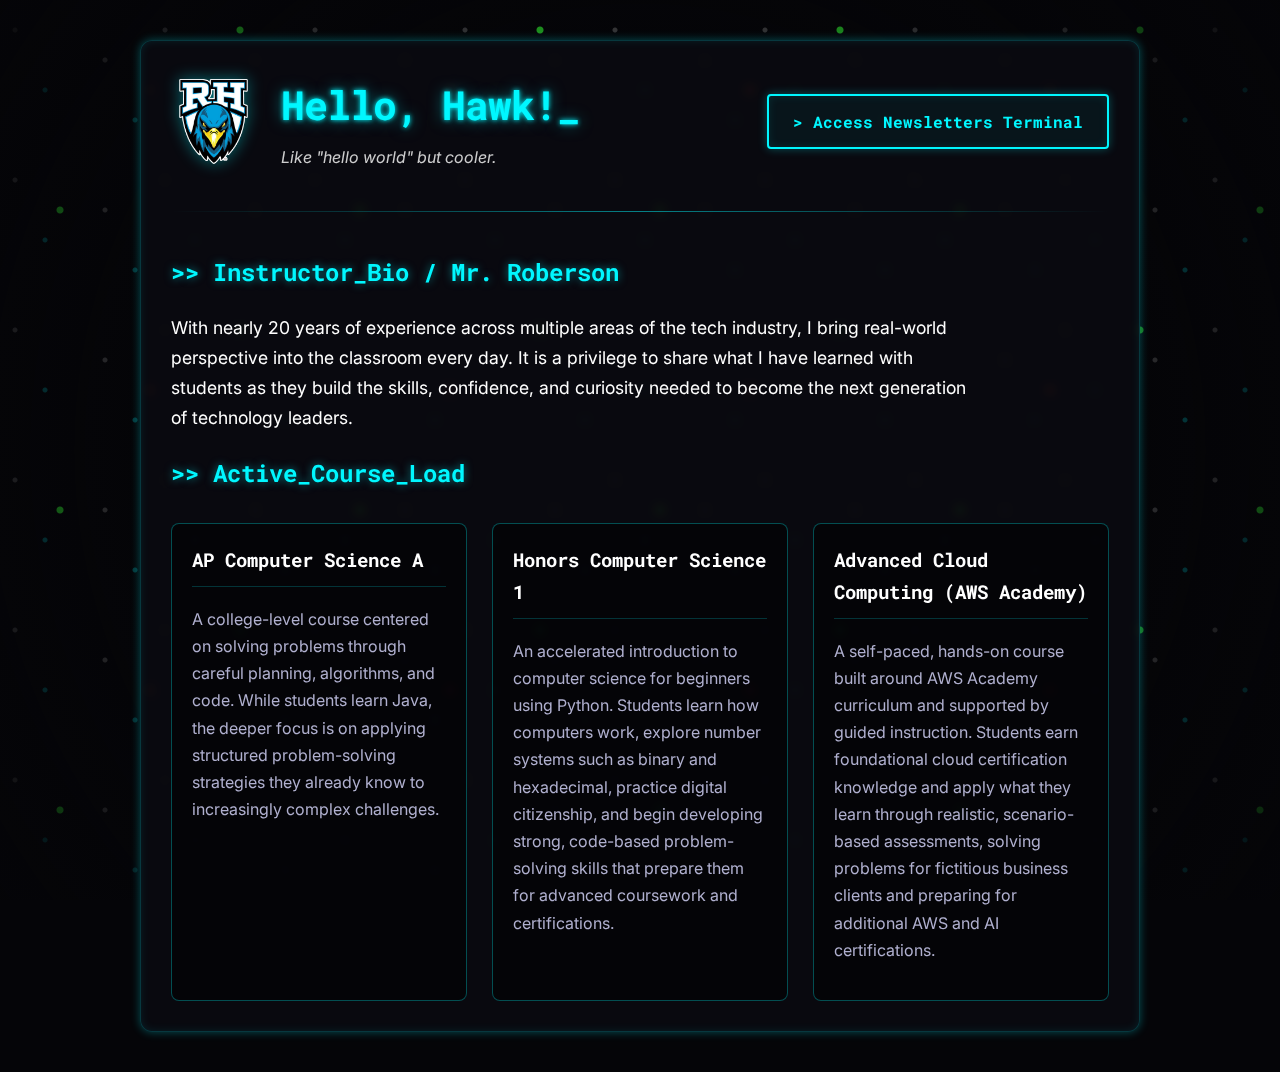
<file: index.html>
<!DOCTYPE html>
<html lang="en">

<head>
    <meta charset="UTF-8">
    <meta name="viewport" content="width=device-width, initial-scale=1.0">
    <title>Mr. Roberson CS | Rock Hill High</title>
    <link
        href="https://fonts.googleapis.com/css2?family=Inter:wght@400;700&family=Roboto+Mono:wght@400;700&display=swap"
        rel="stylesheet">
    <link rel="stylesheet" href="style.css">
</head>

<body>

    <div class="server-bg-layer-1"></div>
    <div class="server-bg-layer-2"></div>
    <div class="vignette"></div>

    <main class="main-terminal-container">

        <header class="terminal-header">
            <div class="header-left-group">
                <img src="rh-logo.png" alt="RHHS Logo" class="home-logo">

                <div class="title-block">
                    <h1 class="code-title">Hello, Hawk!<span class="blinking-cursor">_</span></h1>
                    <p class="tagline">Like "hello world" but cooler.</p>
                </div>
            </div>

            <a href="newsletters/index.html" class="neon-button">
                <span class="btn-icon">></span> Access Newsletters Terminal
            </a>
        </header>

        <hr class="glowing-separator">

        <section class="bio-section">
            <h2 class="section-title">>> Instructor_Bio / Mr. Roberson</h2>
            <p class="bio-text">
                With nearly 20 years of experience across multiple areas of the tech industry, I bring real-world
                perspective into the classroom every day. It is a privilege to share what I have learned with students
                as they build the skills, confidence, and curiosity needed to become the next generation of technology
                leaders.
            </p>
        </section>

        <section class="classes-section">
            <h2 class="section-title">>> Active_Course_Load</h2>

            <div class="classes-grid">
                <div class="class-module card-glow">
                    <h3>AP Computer Science A</h3>
                    <p>A college-level course centered on solving problems through careful planning, algorithms, and
                        code. While students learn Java, the deeper focus is on applying structured problem-solving
                        strategies they already know to increasingly complex challenges.</p>
                </div>

                <div class="class-module card-glow">
                    <h3>Honors Computer Science 1</h3>
                    <p>An accelerated introduction to computer science for beginners using Python. Students learn how
                        computers work, explore number systems such as binary and hexadecimal, practice digital
                        citizenship, and begin developing strong, code-based problem-solving skills that prepare them
                        for advanced coursework and certifications.</p>
                </div>

                <div class="class-module card-glow">
                    <h3>Advanced Cloud Computing (AWS Academy)</h3>
                    <p>A self-paced, hands-on course built around AWS Academy curriculum and supported by guided
                        instruction. Students earn foundational cloud certification knowledge and apply what they learn
                        through realistic, scenario-based assessments, solving problems for fictitious business clients
                        and preparing for additional AWS and AI certifications.</p>
                </div>
            </div>
        </section>

    </main>
    <script src="../script.js"></script>
</body>

</html>
</file>
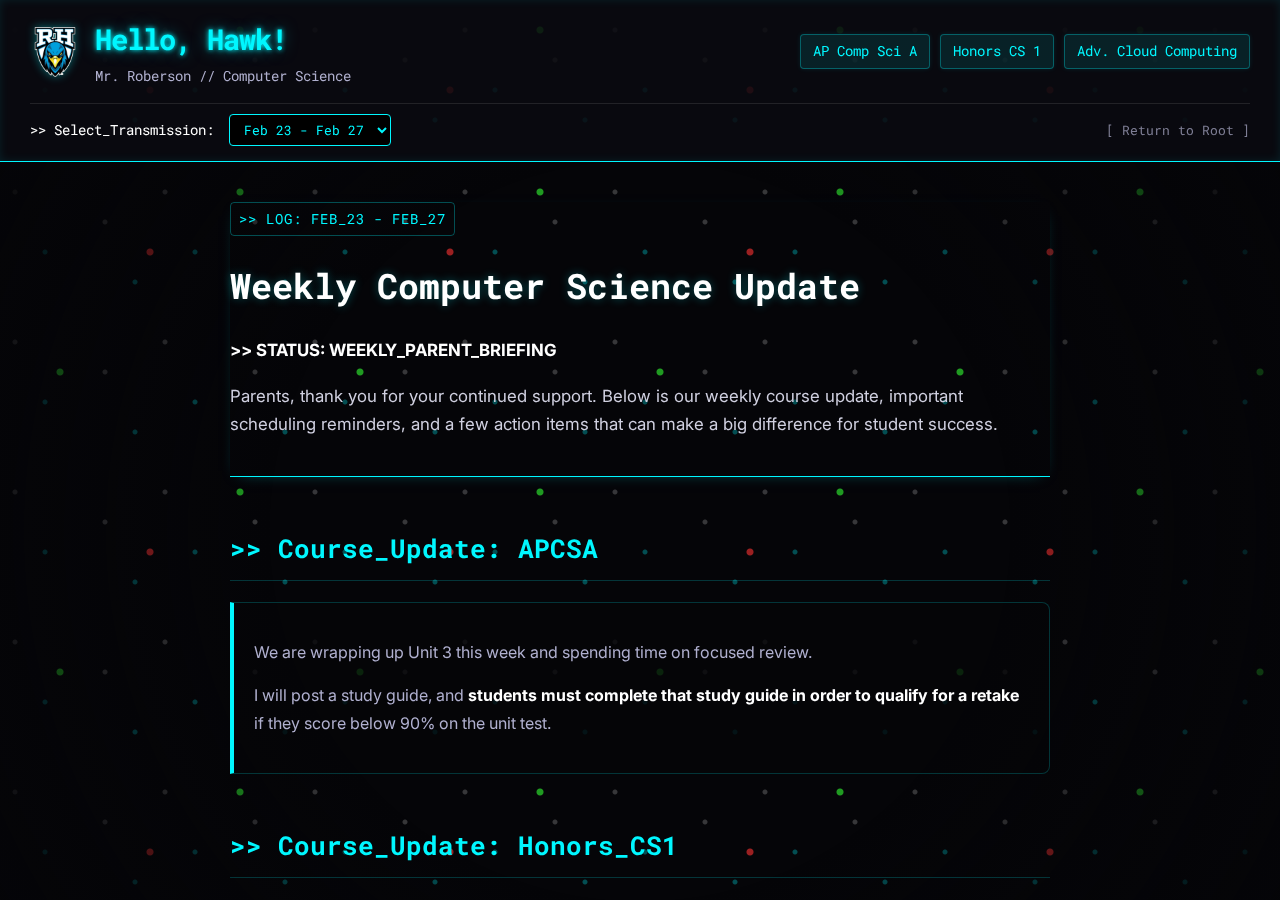
<file: newsletters/index.html>
<!DOCTYPE html>
<html lang="en">

<head>
    <meta charset="UTF-8">
    <meta name="viewport" content="width=device-width, initial-scale=1.0">
    <title>Mission Control | Mr. Roberson</title>
    <link
        href="https://fonts.googleapis.com/css2?family=Inter:wght@400;700&family=Roboto+Mono:wght@400;700&display=swap"
        rel="stylesheet">
    <link rel="stylesheet" href="../style.css">
</head>

<body class="dashboard-body">

    <div class="server-bg-layer-1"></div>
    <div class="server-bg-layer-2"></div>
    <div class="vignette"></div>

    <div class="dashboard-container">

        <header class="dashboard-header">

            <div class="header-top-row">
                <div class="brand-section">
                    <img src="../rh-logo.png" alt="Logo" class="dash-logo">
                    <div class="title-group">
                        <h2 class="code-title" style="font-size: 1.8rem;">Hello, Hawk!</h2>
                        <div class="teacher-meta">Mr. Roberson // Computer Science</div>
                    </div>
                </div>

                <div class="course-list-display">
                    <span class="course-badge">AP Comp Sci A</span>
                    <span class="course-badge">Honors CS 1</span>
                    <span class="course-badge">Adv. Cloud Computing</span>
                </div>
            </div>

            <div class="control-bar">
                <label for="newsletter-select" class="terminal-label">>> Select_Transmission:</label>
                <select id="newsletter-select" class="terminal-select" onchange="loadNewsletter()"></select>

                <a href="../" class="back-link">[ Return to Root ]</a>
            </div>

        </header>

        <main class="iframe-wrapper">
            <iframe id="newsletter-frame" title="Newsletter Content"></iframe>
        </main>

    </div>

    <script>
        function loadNewsletterOptions() {
            var options = [
                { 'name': '2-23_to_2-27', 'value': 'Feb 23 - Feb 27' },
                { 'name': '2-16_to_2-20', 'value': 'Feb 16 - Feb 20' },
                { 'name': '1-20_to_1-23', 'value': 'Jan 20 - Jan 23'},
                { 'name': '1-12_to_1-16', 'value': 'Jan 12 - Jan 16' },
                { 'name': '12-29_to_1-2', 'value': 'Dec 29 - Jan 2' },
                { 'name': '12-15_to_12-19', 'value': 'Dec 15 - Dec 19' },
            ];
            const selector = document.getElementById('newsletter-select');
            var selected = "selected";
            var optionsString = "";
            options.forEach((opt, index) => {
                optionsString += '<option value="' + opt.name + '.html" ' + selected + '>' + opt.value + '</option>';
                selected = "";
            });
            selector.innerHTML = optionsString;
        }
        function loadNewsletter() {
            var cacheBuster = Math.floor(Math.random() * 10000000) + 1;
            const selector = document.getElementById('newsletter-select');
            const iframe = document.getElementById('newsletter-frame');
            iframe.src = selector.value + "?r=" + cacheBuster;
        }

        loadNewsletterOptions();
        loadNewsletter();
    </script>
    <script src="../script.js"></script>
</body>

</html>
</file>
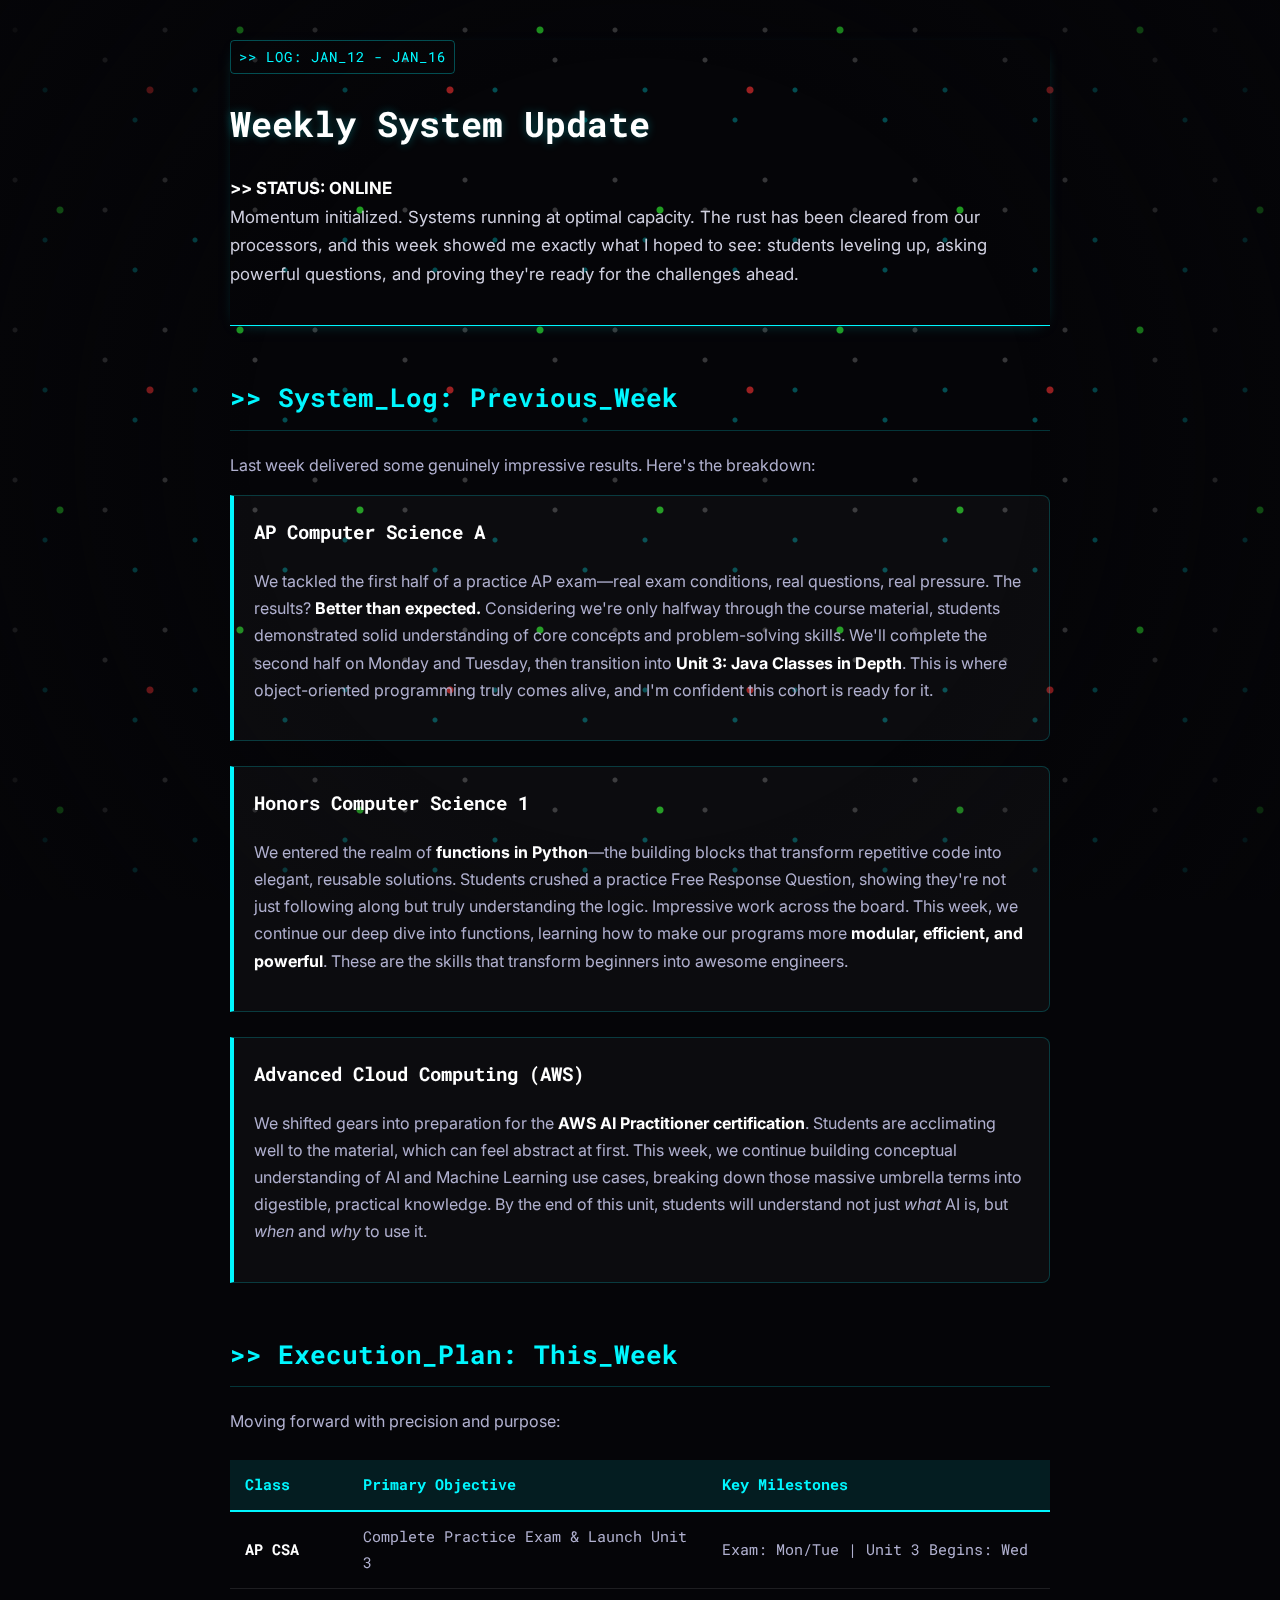
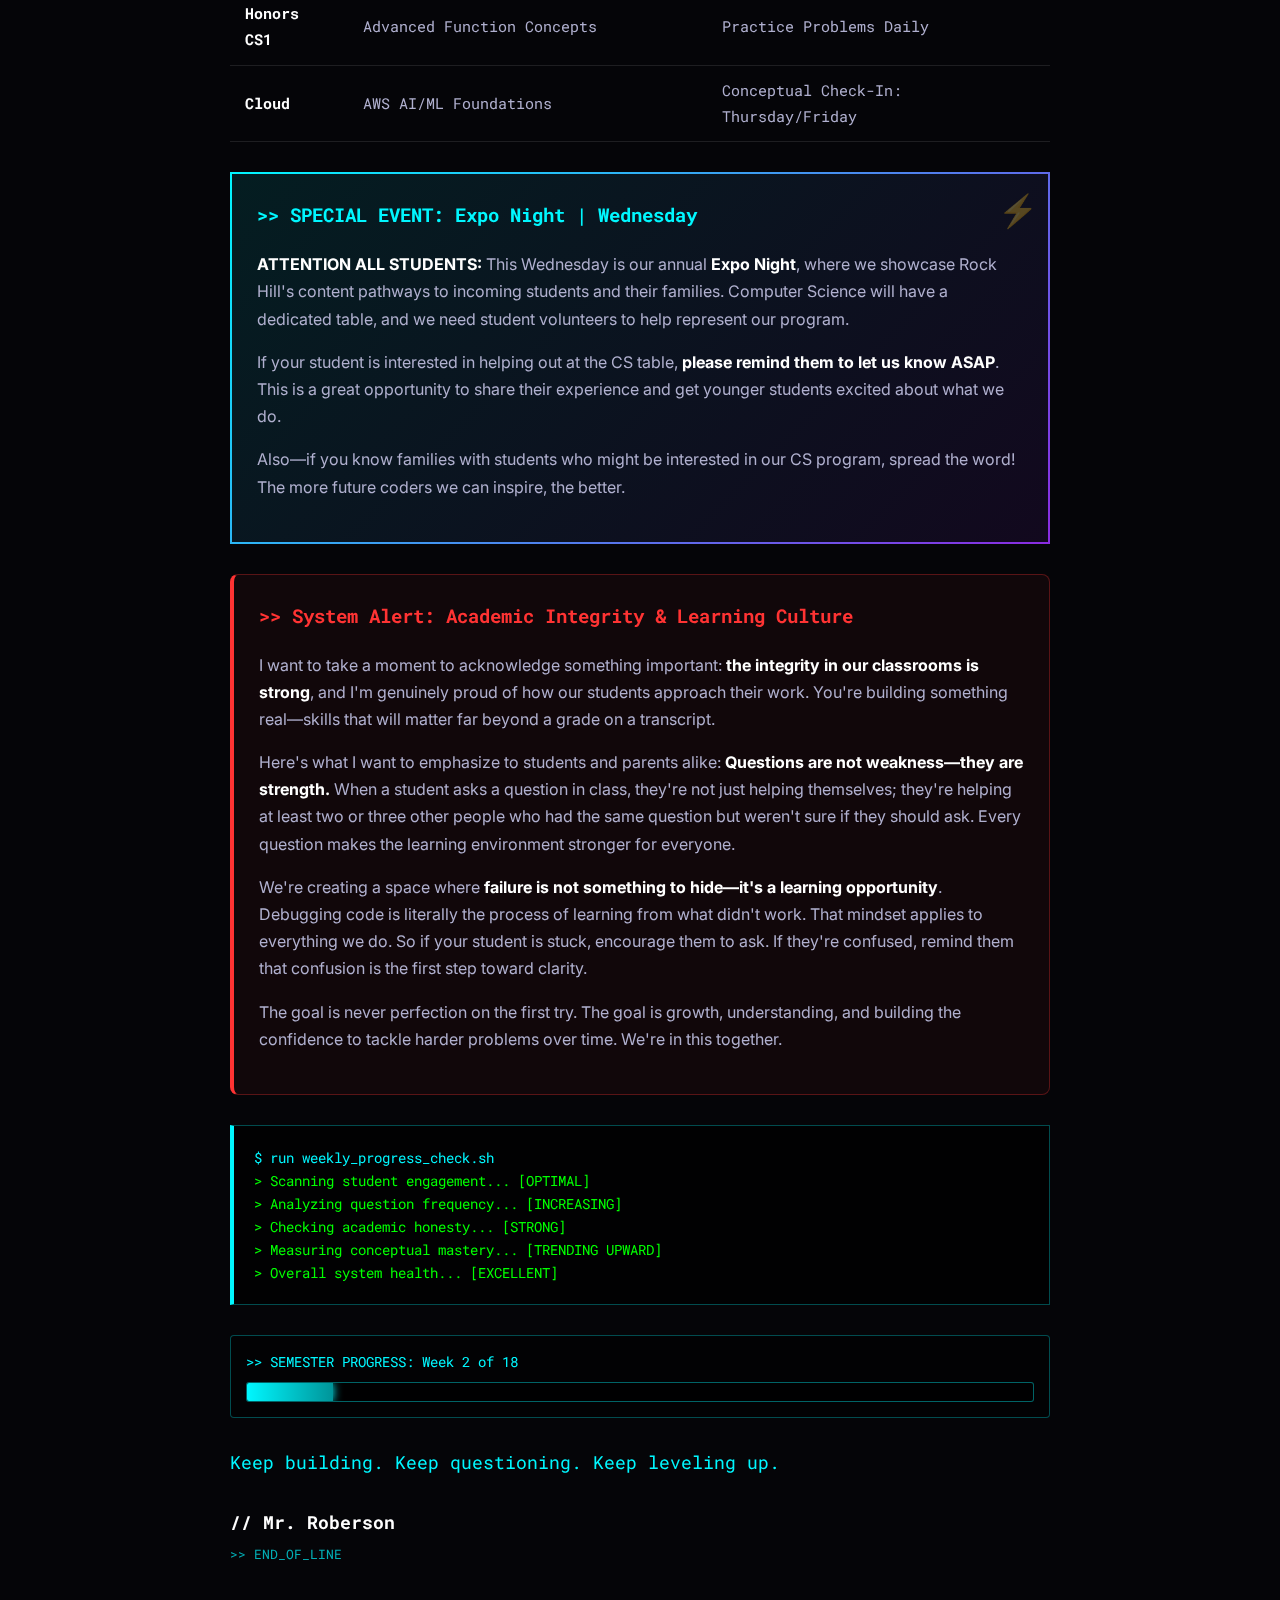
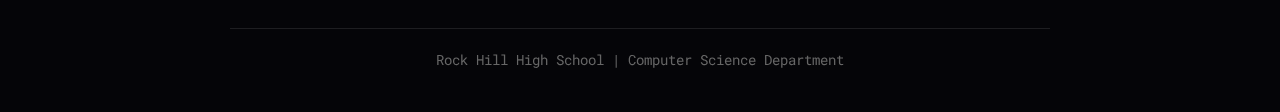
<file: newsletters/1-12_to_1-16.html>
<!DOCTYPE html>
<html lang="en">

<head>
    <meta charset="UTF-8">
    <meta name="viewport" content="width=device-width, initial-scale=1.0">
    <title>Weekly System Update</title>
    <link
        href="https://fonts.googleapis.com/css2?family=Inter:wght@400;700&family=Roboto+Mono:wght@400;700&display=swap"
        rel="stylesheet">
    <link rel="stylesheet" href="../style.css">
    <style>
        .system-table {
            width: 100%;
            border-collapse: collapse;
            margin: 25px 0;
            font-family: 'Roboto Mono', monospace;
            font-size: 0.95rem;
        }

        .system-table thead tr {
            background-color: rgba(0, 247, 255, 0.1);
            border-bottom: 2px solid var(--electric-blue);
        }

        .system-table th {
            padding: 12px 15px;
            text-align: left;
            color: var(--electric-blue);
            font-weight: bold;
        }

        .system-table tbody tr {
            border-bottom: 1px solid rgba(255, 255, 255, 0.1);
        }

        .system-table tbody tr:hover {
            background-color: rgba(0, 247, 255, 0.05);
        }

        .system-table td {
            padding: 12px 15px;
            color: var(--text-dim);
        }

        .progress-bar-container {
            background: rgba(0, 0, 0, 0.5);
            border: 1px solid rgba(0, 247, 255, 0.3);
            border-radius: 4px;
            padding: 15px;
            margin: 30px 0;
            font-family: 'Roboto Mono', monospace;
        }

        .progress-label {
            color: var(--electric-blue);
            font-size: 0.85rem;
            margin-bottom: 8px;
        }

        .progress-bar {
            width: 100%;
            height: 20px;
            background: rgba(0, 0, 0, 0.7);
            border: 1px solid rgba(0, 247, 255, 0.4);
            border-radius: 3px;
            overflow: hidden;
            position: relative;
        }

        .progress-fill {
            height: 100%;
            background: linear-gradient(90deg,
                    var(--electric-blue) 0%,
                    rgba(0, 247, 255, 0.6) 100%);
            box-shadow: 0 0 10px var(--electric-blue);
            animation: progressGlow 2s ease-in-out infinite;
        }

        @keyframes progressGlow {

            0%,
            100% {
                filter: brightness(1);
            }

            50% {
                filter: brightness(1.3);
            }
        }

        .terminal-output {
            background: rgba(0, 0, 0, 0.7);
            border: 1px solid rgba(0, 247, 255, 0.3);
            border-left: 4px solid var(--electric-blue);
            padding: 20px;
            margin: 25px 0;
            font-family: 'Roboto Mono', monospace;
            font-size: 0.9rem;
            color: #00ff00;
            line-height: 1.6;
        }

        .command-prompt {
            color: var(--electric-blue);
        }

        .success-text {
            color: #00ff00;
        }

        .expo-alert {
            background: linear-gradient(135deg, rgba(0, 247, 255, 0.1) 0%, rgba(138, 43, 226, 0.1) 100%);
            border: 2px solid;
            border-image: linear-gradient(135deg, var(--electric-blue), #8a2be2) 1;
            padding: 25px;
            margin: 30px 0;
            border-radius: 8px;
            position: relative;
            overflow: hidden;
        }

        .expo-alert::before {
            content: '⚡';
            position: absolute;
            top: 10px;
            right: 10px;
            font-size: 2rem;
            opacity: 0.3;
            animation: pulse 2s ease-in-out infinite;
        }

        @keyframes pulse {

            0%,
            100% {
                opacity: 0.3;
                transform: scale(1);
            }

            50% {
                opacity: 0.6;
                transform: scale(1.1);
            }
        }

        .expo-alert h3 {
            color: var(--electric-blue);
            margin-top: 0;
        }
    </style>
</head>

<body>
    <div class="server-bg-layer-1"></div>
    <div class="server-bg-layer-2"></div>
    <div class="vignette"></div>
    <div class="newsletter-container">

        <div class="update-header">
            <div class="date-range">>> LOG: JAN_12 - JAN_16</div>
            <h1>Weekly System Update</h1>

            <p class="intro-text">
                <strong>>> STATUS: ONLINE</strong><br>
                Momentum initialized. Systems running at optimal capacity. The rust has been cleared from our
                processors, and this week showed me exactly what I hoped to see: students leveling up, asking powerful
                questions, and proving they're ready for the challenges ahead.
            </p>
        </div>

        <h2>>> System_Log: Previous_Week</h2>
        <p>
            Last week delivered some genuinely impressive results. Here's the breakdown:
        </p>

        <div class="class-section">
            <h3>AP Computer Science A</h3>
            <p>
                We tackled the first half of a practice AP exam—real exam conditions, real questions, real pressure. The
                results? <strong>Better than expected.</strong> Considering we're only halfway through the course
                material, students demonstrated solid understanding of core concepts and problem-solving skills. We'll
                complete the second half on Monday and Tuesday, then transition into <strong>Unit 3: Java Classes in
                    Depth</strong>. This is where object-oriented programming truly comes alive, and I'm confident this
                cohort is ready for it.
            </p>
        </div>

        <div class="class-section">
            <h3>Honors Computer Science 1</h3>
            <p>
                We entered the realm of <strong>functions in Python</strong>—the building blocks that transform
                repetitive code into elegant, reusable solutions. Students crushed a practice Free Response Question,
                showing they're not just following along but truly understanding the logic. Impressive work across the
                board. This week, we continue our deep dive into functions, learning how to make our programs more
                <strong>modular, efficient, and powerful</strong>. These are the skills that transform beginners into
                awesome engineers.
            </p>
        </div>

        <div class="class-section">
            <h3>Advanced Cloud Computing (AWS)</h3>
            <p>
                We shifted gears into preparation for the <strong>AWS AI Practitioner certification</strong>. Students
                are acclimating well to the material, which can feel abstract at first. This week, we continue building
                conceptual understanding of AI and Machine Learning use cases, breaking down those massive umbrella
                terms into digestible, practical knowledge. By the end of this unit, students will understand not just
                <em>what</em> AI is, but <em>when</em> and <em>why</em> to use it.
            </p>
        </div>

        <h2>>> Execution_Plan: This_Week</h2>
        <p>
            Moving forward with precision and purpose:
        </p>

        <table class="system-table">
            <thead>
                <tr>
                    <th>Class</th>
                    <th>Primary Objective</th>
                    <th>Key Milestones</th>
                </tr>
            </thead>
            <tbody>
                <tr>
                    <td><strong>AP CSA</strong></td>
                    <td>Complete Practice Exam & Launch Unit 3</td>
                    <td>Exam: Mon/Tue | Unit 3 Begins: Wed</td>
                </tr>
                <tr>
                    <td><strong>Honors CS1</strong></td>
                    <td>Advanced Function Concepts</td>
                    <td>Practice Problems Daily</td>
                </tr>
                <tr>
                    <td><strong>Cloud</strong></td>
                    <td>AWS AI/ML Foundations</td>
                    <td>Conceptual Check-In: Thursday/Friday</td>
                </tr>
            </tbody>
        </table>

        <div class="expo-alert">
            <h3>>> SPECIAL EVENT: Expo Night | Wednesday</h3>
            <p>
                <strong>ATTENTION ALL STUDENTS:</strong> This Wednesday is our annual <strong>Expo Night</strong>, where
                we showcase Rock Hill's content pathways to incoming students and their families. Computer Science will
                have a dedicated table, and we need student volunteers to help represent our program.
            </p>
            <p>
                If your student is interested in helping out at the CS table, <strong>please remind them to let us know
                    ASAP</strong>. This is a great opportunity to share their experience and get younger students
                excited about what we do.
            </p>
            <p>
                Also—if you know families with students who might be interested in our CS program, spread the word! The
                more future coders we can inspire, the better.
            </p>
        </div>

        <div class="highlight-box">
            <h3>>> System Alert: Academic Integrity & Learning Culture</h3>
            <p>
                I want to take a moment to acknowledge something important: <strong>the integrity in our classrooms is
                    strong</strong>, and I'm genuinely proud of how our students approach their work. You're building
                something real—skills that will matter far beyond a grade on a transcript.
            </p>
            <p>
                Here's what I want to emphasize to students and parents alike: <strong>Questions are not weakness—they
                    are strength.</strong> When a student asks a question in class, they're not just helping themselves;
                they're helping at least two or three other people who had the same question but weren't sure if they
                should ask. Every question makes the learning environment stronger for everyone.
            </p>
            <p>
                We're creating a space where <strong>failure is not something to hide—it's a learning
                    opportunity</strong>. Debugging code is literally the process of learning from what didn't work.
                That mindset applies to everything we do. So if your student is stuck, encourage them to ask. If they're
                confused, remind them that confusion is the first step toward clarity.
            </p>
            <p>
                The goal is never perfection on the first try. The goal is growth, understanding, and building the
                confidence to tackle harder problems over time. We're in this together.
            </p>
        </div>

        <div class="terminal-output">
            <div class="command-prompt">$ run weekly_progress_check.sh</div>
            <div class="success-text">
                > Scanning student engagement... [OPTIMAL]<br>
                > Analyzing question frequency... [INCREASING]<br>
                > Checking academic honesty... [STRONG]<br>
                > Measuring conceptual mastery... [TRENDING UPWARD]<br>
                > Overall system health... [EXCELLENT]
            </div>
        </div>

        <div class="progress-bar-container">
            <div class="progress-label">>> SEMESTER PROGRESS: Week 2 of 18</div>
            <div class="progress-bar">
                <div class="progress-fill" style="width: 11%;"></div>
            </div>
        </div>

        <div class="signature">
            Keep building. Keep questioning. Keep leveling up.<br><br>
            <strong>// Mr. Roberson</strong><br>
            <span style="font-size: 0.8rem; opacity: 0.7;">>> END_OF_LINE</span>
        </div>

        <div class="newsletter-footer">
            Rock Hill High School | Computer Science Department
        </div>

    </div>
</body>

</html>
</file>
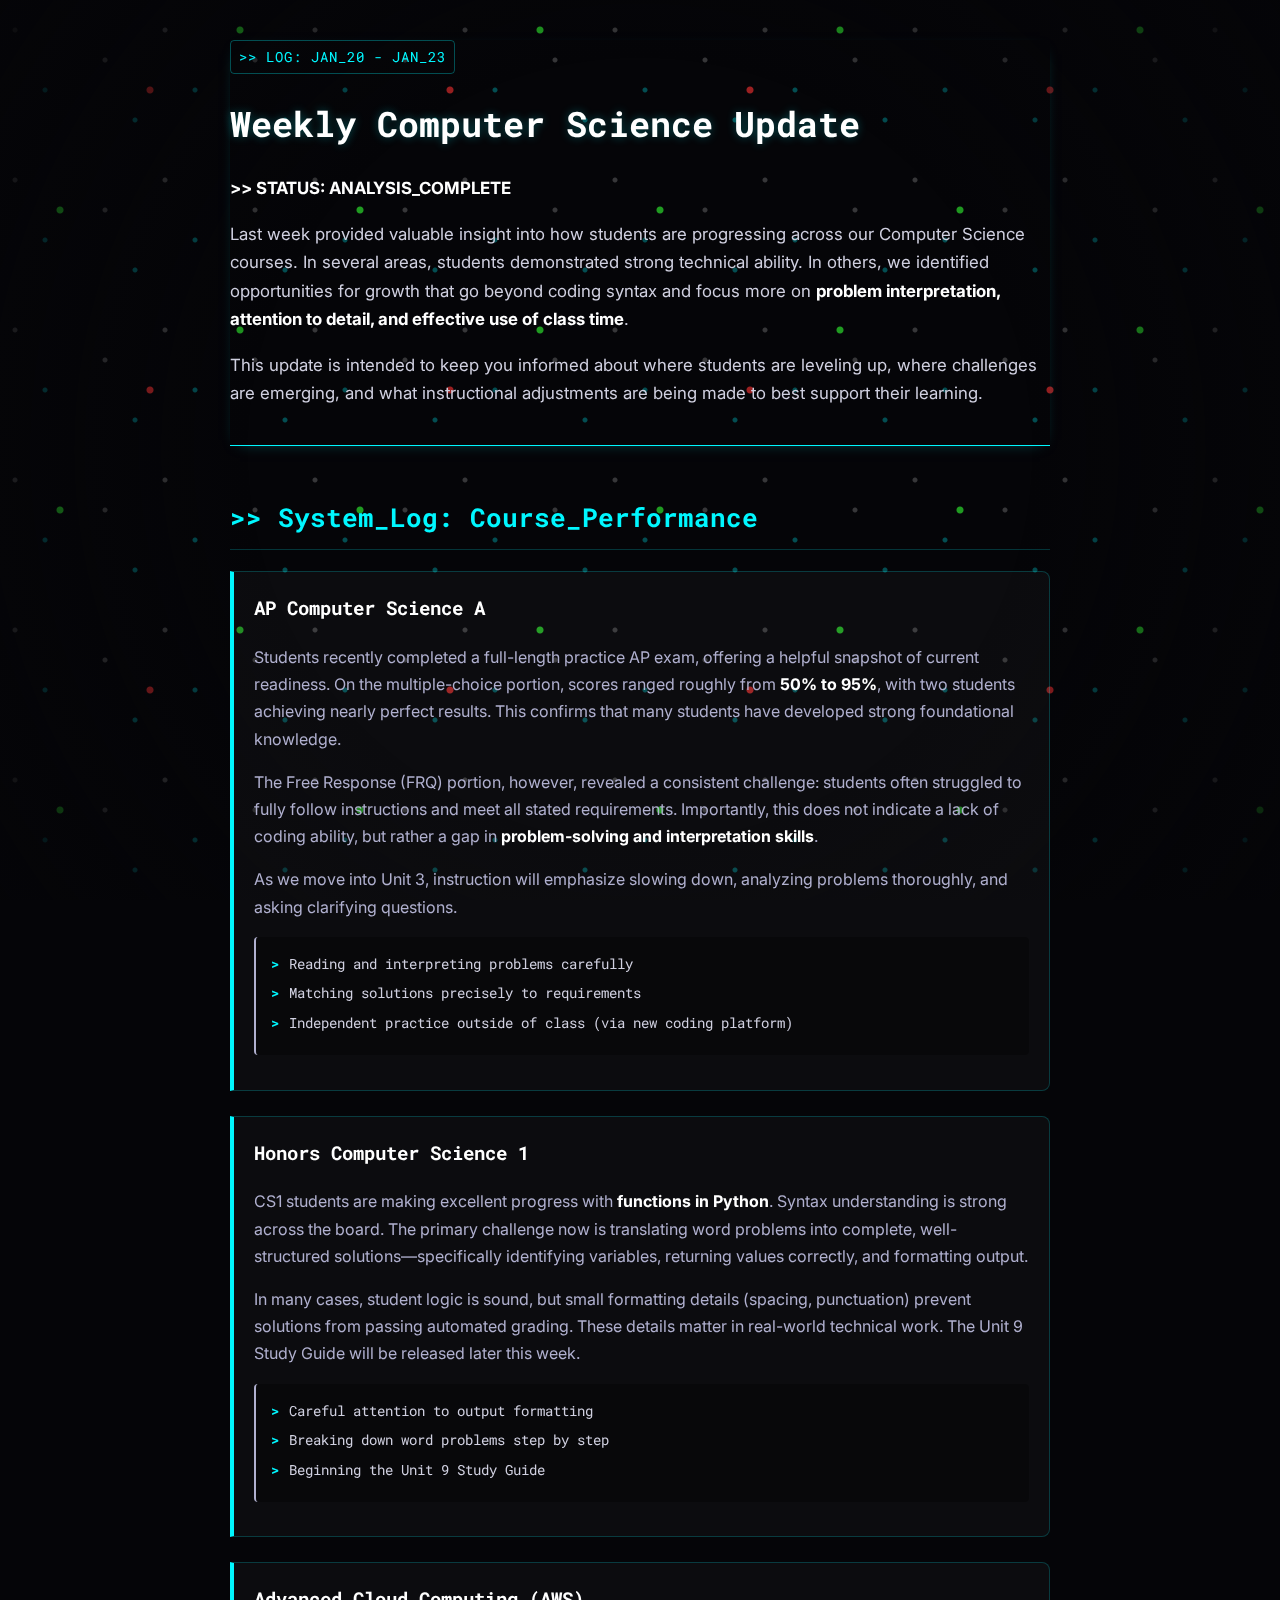
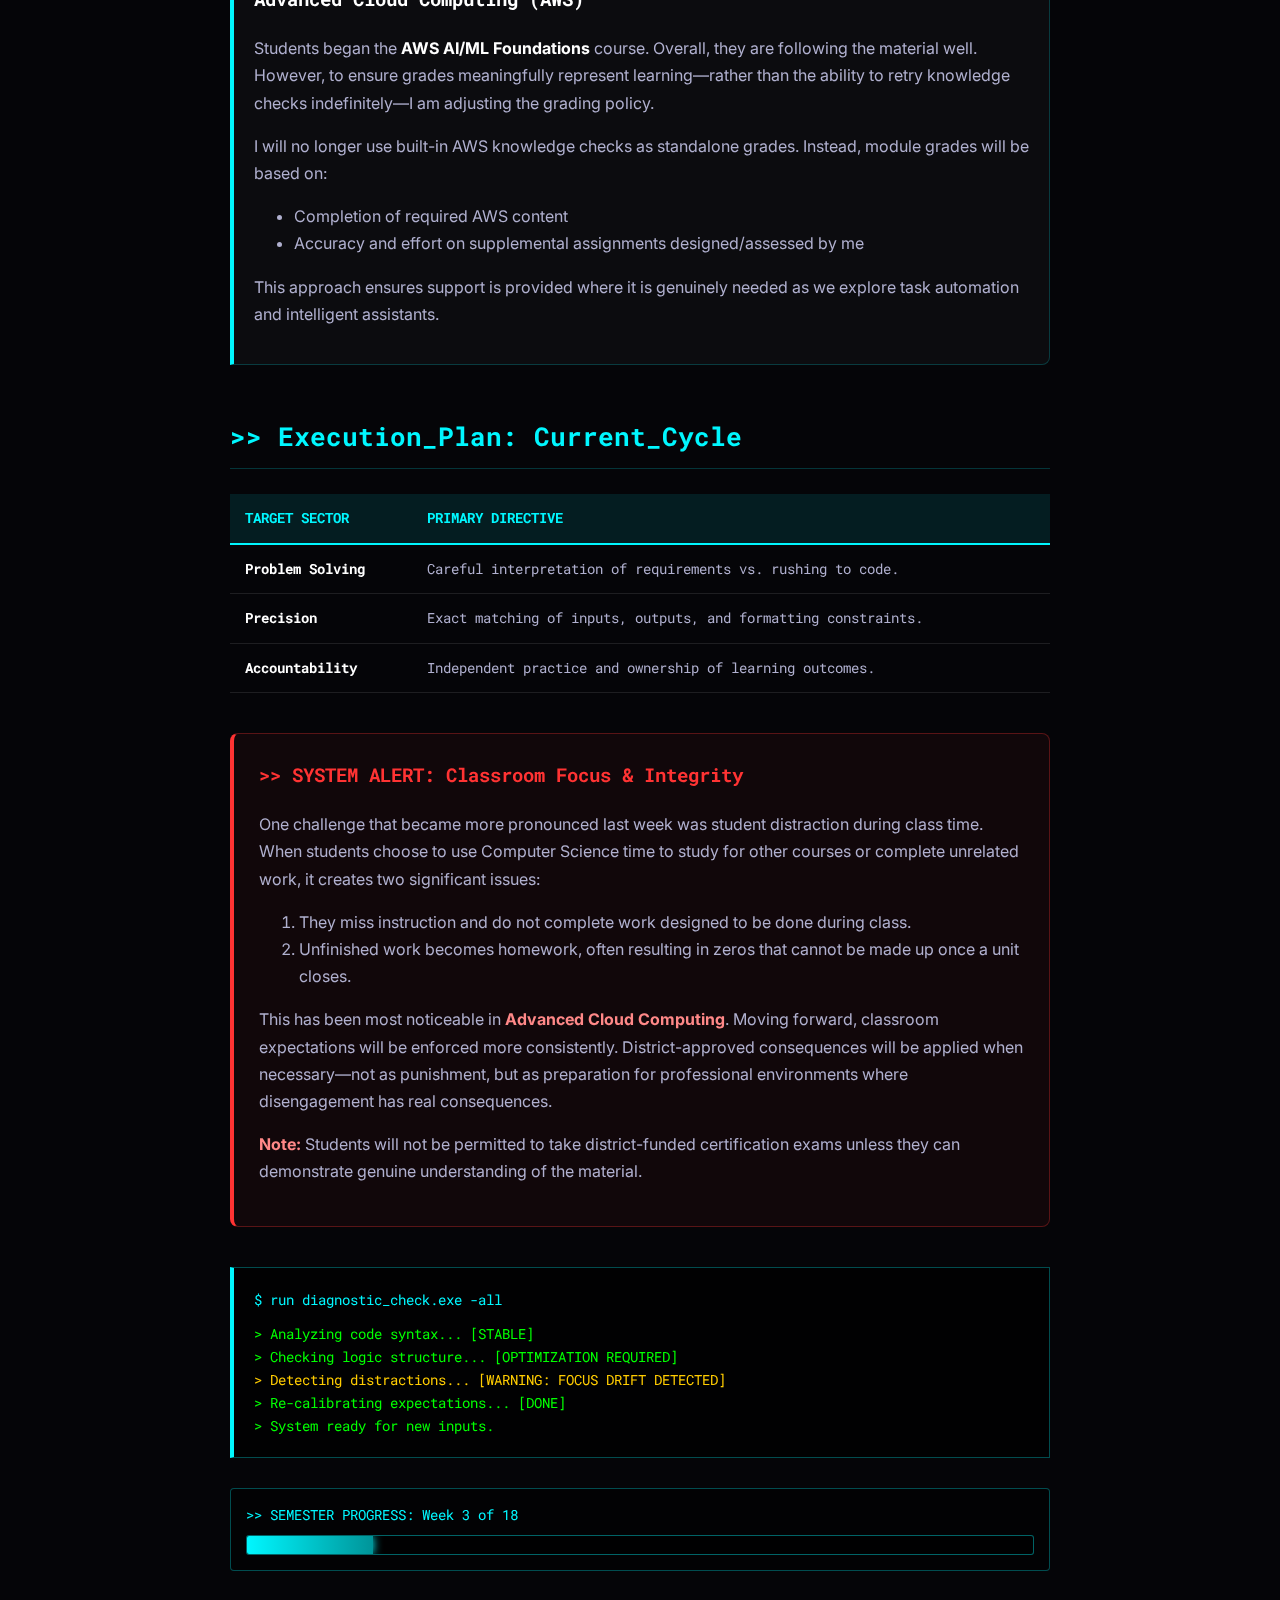
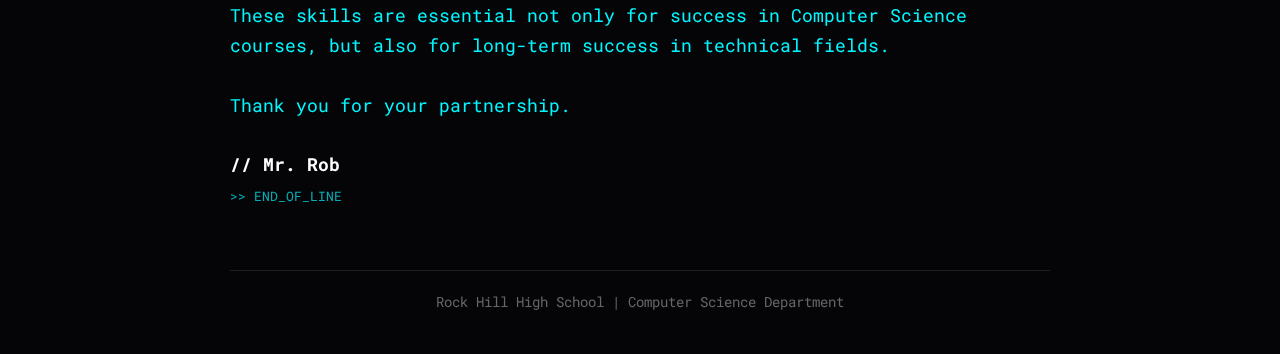
<file: newsletters/1-20_to_1-23.html>
<!DOCTYPE html>
<html lang="en">

<head>
    <meta charset="UTF-8">
    <meta name="viewport" content="width=device-width, initial-scale=1.0">
    <title>Weekly CS Update: Jan 20-23</title>
    <link
        href="https://fonts.googleapis.com/css2?family=Inter:wght@400;700&family=Roboto+Mono:wght@400;700&display=swap"
        rel="stylesheet">
    <link rel="stylesheet" href="../style.css">
    
    <style>
        /* Additional local styles for this specific newsletter */
        .system-table {
            width: 100%;
            border-collapse: collapse;
            margin: 25px 0;
            font-family: 'Roboto Mono', monospace;
            font-size: 0.9rem;
        }

        .system-table thead tr {
            background-color: rgba(0, 247, 255, 0.1);
            border-bottom: 2px solid var(--electric-blue);
        }

        .system-table th {
            padding: 12px 15px;
            text-align: left;
            color: var(--electric-blue);
            font-weight: bold;
            text-transform: uppercase;
        }

        .system-table tbody tr {
            border-bottom: 1px solid rgba(255, 255, 255, 0.1);
            transition: background 0.3s ease;
        }

        .system-table tbody tr:hover {
            background-color: rgba(0, 247, 255, 0.05);
        }

        .system-table td {
            padding: 12px 15px;
            color: var(--text-dim);
            vertical-align: top;
        }

        /* Styles for the "Focus Areas" list inside class sections */
        .focus-list {
            list-style: none;
            padding-left: 0;
            margin-top: 15px;
            font-family: 'Roboto Mono', monospace;
            font-size: 0.9rem;
            color: #d0d0e0;
            background: rgba(0,0,0,0.3);
            padding: 15px;
            border-radius: 4px;
            border-left: 2px solid var(--text-dim);
        }
        
        .focus-list li {
            margin-bottom: 5px;
            display: flex;
            align-items: flex-start;
        }
        
        .focus-list li::before {
            content: '>';
            color: var(--electric-blue);
            margin-right: 10px;
            font-weight: bold;
        }

        /* Progress bar styles */
        .progress-bar-container {
            background: rgba(0, 0, 0, 0.5);
            border: 1px solid rgba(0, 247, 255, 0.3);
            border-radius: 4px;
            padding: 15px;
            margin: 30px 0;
            font-family: 'Roboto Mono', monospace;
        }

        .progress-label {
            color: var(--electric-blue);
            font-size: 0.85rem;
            margin-bottom: 8px;
        }

        .progress-bar {
            width: 100%;
            height: 20px;
            background: rgba(0, 0, 0, 0.7);
            border: 1px solid rgba(0, 247, 255, 0.4);
            border-radius: 3px;
            overflow: hidden;
            position: relative;
        }

        .progress-fill {
            height: 100%;
            background: linear-gradient(90deg, var(--electric-blue) 0%, rgba(0, 247, 255, 0.6) 100%);
            box-shadow: 0 0 10px var(--electric-blue);
            animation: progressGlow 2s ease-in-out infinite;
        }

        @keyframes progressGlow {
            0%, 100% { filter: brightness(1); }
            50% { filter: brightness(1.3); }
        }

        /* Terminal output styling */
        .terminal-output {
            background: rgba(0, 0, 0, 0.7);
            border: 1px solid rgba(0, 247, 255, 0.3);
            border-left: 4px solid var(--electric-blue);
            padding: 20px;
            margin: 25px 0;
            font-family: 'Roboto Mono', monospace;
            font-size: 0.9rem;
            color: #00ff00;
            line-height: 1.6;
        }

        .command-prompt { color: var(--electric-blue); margin-bottom: 10px; display: block; }
        .success-text { color: #00ff00; }
        .warn-text { color: #ffcc00; }

        /* Highlight box for the "Accountability" section */
        .alert-box {
            background-color: rgba(255, 50, 50, 0.05);
            padding: 25px;
            border-radius: 8px;
            border: 1px solid rgba(255, 50, 50, 0.3);
            border-left: 4px solid #ff3333;
            margin: 40px 0;
        }
        .alert-box h3 { color: #ff3333; margin-top: 0; }
        .alert-box strong { color: #ff8888; }
    </style>
</head>

<body>
    <div class="server-bg-layer-1"></div>
    <div class="server-bg-layer-2"></div>
    <div class="vignette"></div>

    <div class="newsletter-container">

        <div class="update-header">
            <div class="date-range">>> LOG: JAN_20 - JAN_23</div>
            <h1>Weekly Computer Science Update</h1>

            <div class="intro-text">
                <p><strong>>> STATUS: ANALYSIS_COMPLETE</strong></p>
                <p>
                    Last week provided valuable insight into how students are progressing across our Computer Science courses. 
                    In several areas, students demonstrated strong technical ability. In others, we identified opportunities for growth that go beyond coding syntax 
                    and focus more on <strong>problem interpretation, attention to detail, and effective use of class time</strong>.
                </p>
                <p>
                    This update is intended to keep you informed about where students are leveling up, where challenges are emerging, and what instructional adjustments are being made to best support their learning.
                </p>
            </div>
        </div>

        <h2>>> System_Log: Course_Performance</h2>

        <div class="class-section">
            <h3>AP Computer Science A</h3>
            <p>
                Students recently completed a full-length practice AP exam, offering a helpful snapshot of current readiness. 
                On the multiple-choice portion, scores ranged roughly from <strong>50% to 95%</strong>, with two students achieving nearly perfect results. This confirms that many students have developed strong foundational knowledge.
            </p>
            <p>
                The Free Response (FRQ) portion, however, revealed a consistent challenge: students often struggled to fully follow instructions and meet all stated requirements. 
                Importantly, this does not indicate a lack of coding ability, but rather a gap in <strong>problem-solving and interpretation skills</strong>. 
            </p>
            <p>
                As we move into Unit 3, instruction will emphasize slowing down, analyzing problems thoroughly, and asking clarifying questions.
            </p>
            
            <ul class="focus-list">
                <li>Reading and interpreting problems carefully</li>
                <li>Matching solutions precisely to requirements</li>
                <li>Independent practice outside of class (via new coding platform)</li>
            </ul>
        </div>

        <div class="class-section">
            <h3>Honors Computer Science 1</h3>
            <p>
                CS1 students are making excellent progress with <strong>functions in Python</strong>. Syntax understanding is strong across the board. 
                The primary challenge now is translating word problems into complete, well-structured solutions—specifically identifying variables, returning values correctly, and formatting output.
            </p>
            <p>
                In many cases, student logic is sound, but small formatting details (spacing, punctuation) prevent solutions from passing automated grading. 
                These details matter in real-world technical work. The Unit 9 Study Guide will be released later this week.
            </p>
            
            <ul class="focus-list">
                <li>Careful attention to output formatting</li>
                <li>Breaking down word problems step by step</li>
                <li>Beginning the Unit 9 Study Guide</li>
            </ul>
        </div>

        <div class="class-section">
            <h3>Advanced Cloud Computing (AWS)</h3>
            <p>
                Students began the <strong>AWS AI/ML Foundations</strong> course. Overall, they are following the material well. 
                However, to ensure grades meaningfully represent learning—rather than the ability to retry knowledge checks indefinitely—I am adjusting the grading policy.
            </p>
            <p>
                I will no longer use built-in AWS knowledge checks as standalone grades. Instead, module grades will be based on:
            </p>
            <ul>
                <li>Completion of required AWS content</li>
                <li>Accuracy and effort on supplemental assignments designed/assessed by me</li>
            </ul>
            <p>
                This approach ensures support is provided where it is genuinely needed as we explore task automation and intelligent assistants.
            </p>
        </div>

        <h2>>> Execution_Plan: Current_Cycle</h2>
        <table class="system-table">
            <thead>
                <tr>
                    <th>Target Sector</th>
                    <th>Primary Directive</th>
                </tr>
            </thead>
            <tbody>
                <tr>
                    <td><strong>Problem Solving</strong></td>
                    <td>Careful interpretation of requirements vs. rushing to code.</td>
                </tr>
                <tr>
                    <td><strong>Precision</strong></td>
                    <td>Exact matching of inputs, outputs, and formatting constraints.</td>
                </tr>
                <tr>
                    <td><strong>Accountability</strong></td>
                    <td>Independent practice and ownership of learning outcomes.</td>
                </tr>
            </tbody>
        </table>

        <div class="alert-box">
            <h3>>> SYSTEM ALERT: Classroom Focus & Integrity</h3>
            <p>
                One challenge that became more pronounced last week was student distraction during class time. 
                When students choose to use Computer Science time to study for other courses or complete unrelated work, it creates two significant issues:
            </p>
            <ol style="color: var(--text-dim);">
                <li>They miss instruction and do not complete work designed to be done during class.</li>
                <li>Unfinished work becomes homework, often resulting in zeros that cannot be made up once a unit closes.</li>
            </ol>
            <p>
                This has been most noticeable in <strong>Advanced Cloud Computing</strong>. Moving forward, classroom expectations will be enforced more consistently. 
                District-approved consequences will be applied when necessary—not as punishment, but as preparation for professional environments where disengagement has real consequences.
            </p>
            <p>
                <strong>Note:</strong> Students will not be permitted to take district-funded certification exams unless they can demonstrate genuine understanding of the material.
            </p>
        </div>

        <div class="terminal-output">
            <span class="command-prompt">$ run diagnostic_check.exe -all</span>
            <div class="success-text">
                > Analyzing code syntax... [STABLE]<br>
                > Checking logic structure... [OPTIMIZATION REQUIRED]<br>
            </div>
            <div class="warn-text">
                > Detecting distractions... [WARNING: FOCUS DRIFT DETECTED]<br>
            </div>
            <div class="success-text">
                > Re-calibrating expectations... [DONE]<br>
                > System ready for new inputs.
            </div>
        </div>

        <div class="progress-bar-container">
            <div class="progress-label">>> SEMESTER PROGRESS: Week 3 of 18</div>
            <div class="progress-bar">
                <div class="progress-fill" style="width: 16%;"></div>
            </div>
        </div>

        <div class="signature">
            These skills are essential not only for success in Computer Science courses, but also for long-term success in technical fields.<br><br>
            Thank you for your partnership.<br><br>
            <strong>// Mr. Rob</strong><br>
            <span style="font-size: 0.8rem; opacity: 0.7;">>> END_OF_LINE</span>
        </div>

        <div class="newsletter-footer">
            Rock Hill High School | Computer Science Department
        </div>

    </div>
</body>
</html>
</file>
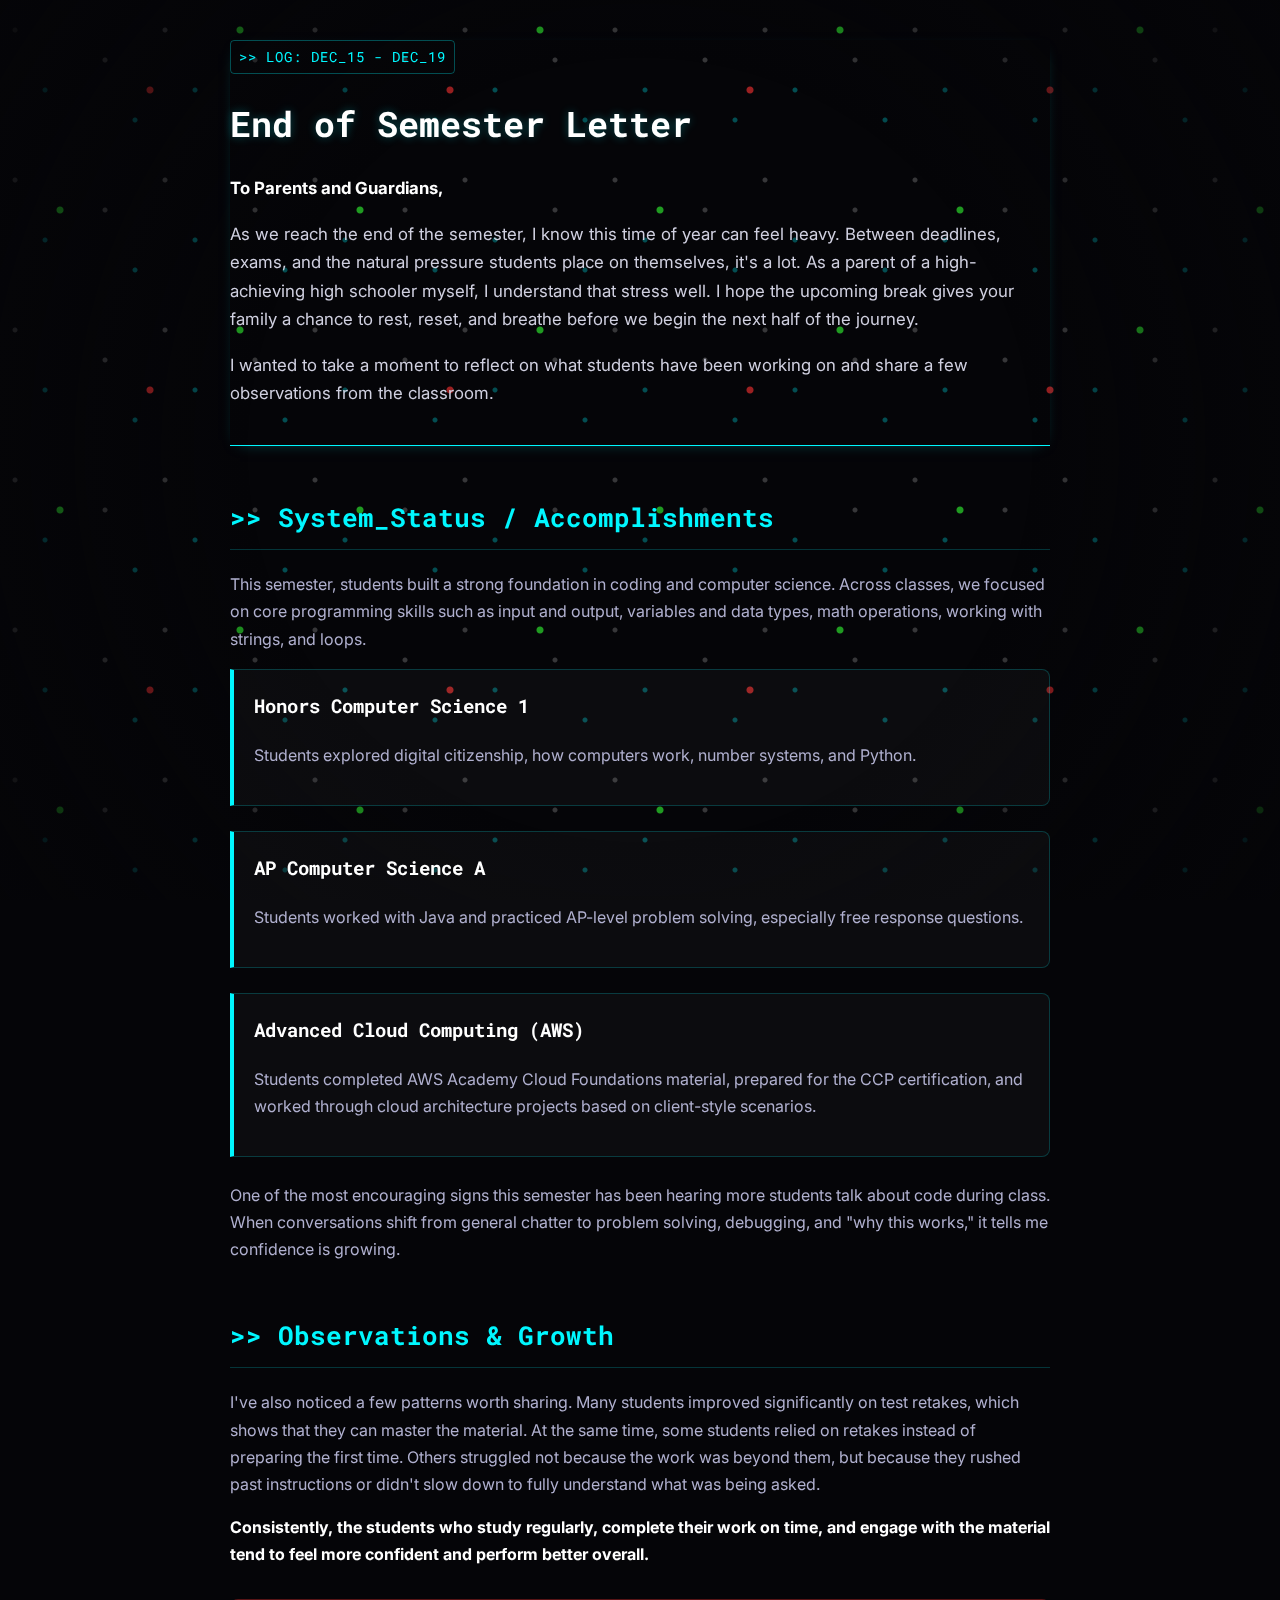
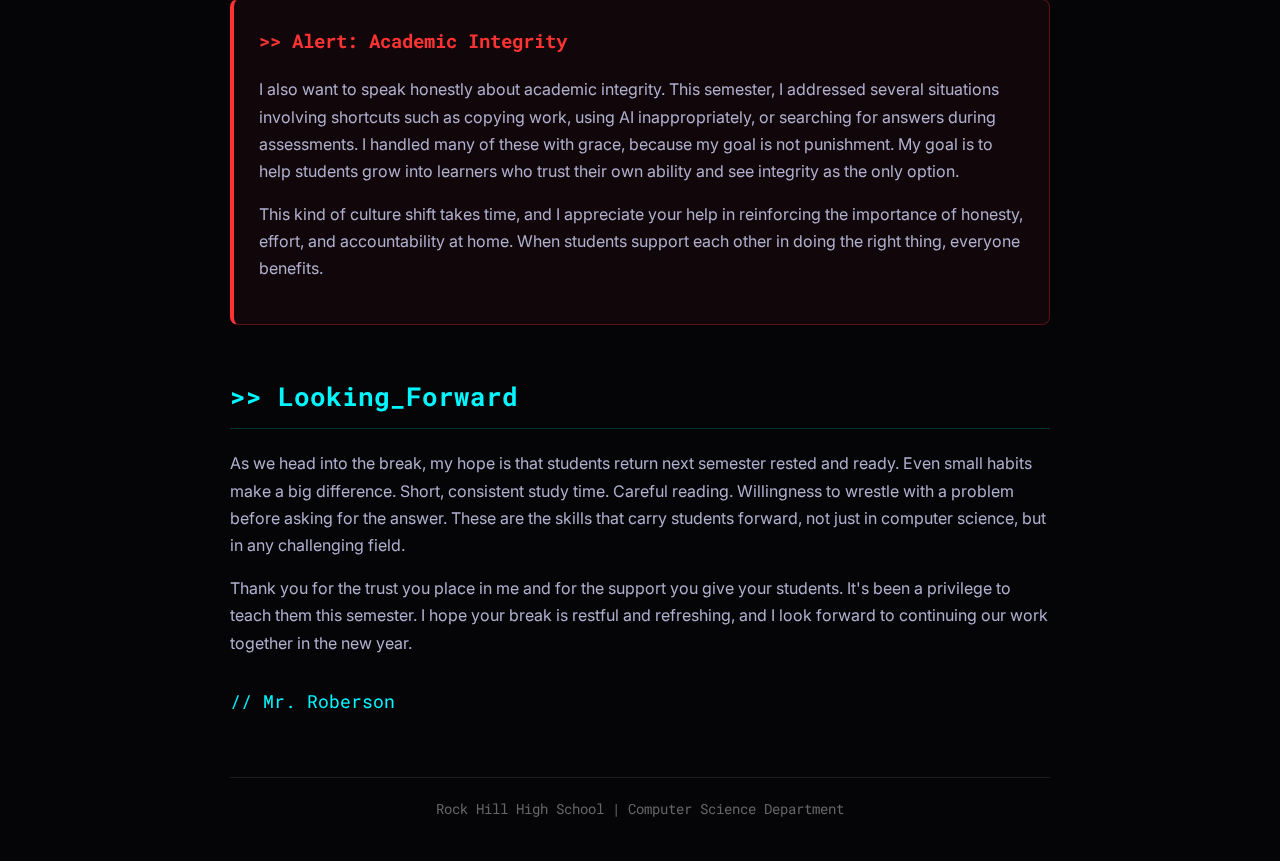
<file: newsletters/12-15_to_12-19.html>
<!DOCTYPE html>
<html lang="en">

    <head>
        <meta charset="UTF-8">
        <meta name="viewport" content="width=device-width, initial-scale=1.0">
        <title>End of Semester Update</title>
        <link
            href="https://fonts.googleapis.com/css2?family=Inter:wght@400;700&family=Roboto+Mono:wght@400;700&display=swap"
            rel="stylesheet">
        <link rel="stylesheet" href="../style.css">
    </head>

    <body>

        <div class="server-bg-layer-1"></div>
        <div class="server-bg-layer-2"></div>
        <div class="vignette"></div>

        <div class="newsletter-container">

            <div class="update-header">
                <div class="date-range">>> LOG: DEC_15 - DEC_19</div>
                <h1>End of Semester Letter</h1>

                <p class="intro-text"><strong>To Parents and Guardians,</strong></p>
                <p class="intro-text">
                    As we reach the end of the semester, I know this time of year can feel heavy. Between deadlines, exams,
                    and the natural pressure students place on themselves, it's a lot. As a parent of a high-achieving high
                    schooler myself, I understand that stress well. I hope the upcoming break gives your family a chance to
                    rest, reset, and breathe before we begin the next half of the journey.
                </p>
                <p class="intro-text">
                    I wanted to take a moment to reflect on what students have been working on and share a few observations
                    from the classroom.
                </p>
            </div>

            <h2>>> System_Status / Accomplishments</h2>
            <p>
                This semester, students built a strong foundation in coding and computer science. Across classes, we focused
                on core programming skills such as input and output, variables and data types, math operations, working with
                strings, and loops.
            </p>

            <div class="class-section">
                <h3>Honors Computer Science 1</h3>
                <p>Students explored digital citizenship, how computers work, number systems, and Python.</p>
            </div>

            <div class="class-section">
                <h3>AP Computer Science A</h3>
                <p>Students worked with Java and practiced AP-level problem solving, especially free response questions.</p>
            </div>

            <div class="class-section">
                <h3>Advanced Cloud Computing (AWS)</h3>
                <p>Students completed AWS Academy Cloud Foundations material, prepared for the CCP certification, and worked
                    through cloud architecture projects based on client-style scenarios.</p>
            </div>

            <p>
                One of the most encouraging signs this semester has been hearing more students talk about code during class.
                When conversations shift from general chatter to problem solving, debugging, and "why this works," it tells
                me confidence is growing.
            </p>

            <h2>>> Observations & Growth</h2>
            <p>
                I've also noticed a few patterns worth sharing. Many students improved significantly on test retakes, which
                shows that they can master the material. At the same time, some students relied on retakes instead of
                preparing the first time. Others struggled not because the work was beyond them, but because they rushed
                past instructions or didn't slow down to fully understand what was being asked.
            </p>
            <p>
                <strong>Consistently, the students who study regularly, complete their work on time, and engage with the
                    material tend to feel more confident and perform better overall.</strong>
            </p>

            <div class="highlight-box">
                <h3>>> Alert: Academic Integrity</h3>
                <p>
                    I also want to speak honestly about academic integrity. This semester, I addressed several situations
                    involving shortcuts such as copying work, using AI inappropriately, or searching for answers during
                    assessments. I handled many of these with grace, because my goal is not punishment. My goal is to help
                    students grow into learners who trust their own ability and see integrity as the only option.
                </p>
                <p>
                    This kind of culture shift takes time, and I appreciate your help in reinforcing the importance of
                    honesty, effort, and accountability at home. When students support each other in doing the right thing,
                    everyone benefits.
                </p>
            </div>

            <h2>>> Looking_Forward</h2>
            <p>
                As we head into the break, my hope is that students return next semester rested and ready. Even small habits
                make a big difference. Short, consistent study time. Careful reading. Willingness to wrestle with a problem
                before asking for the answer. These are the skills that carry students forward, not just in computer
                science, but in any challenging field.
            </p>
            <p>
                Thank you for the trust you place in me and for the support you give your students. It's been a privilege to
                teach them this semester. I hope your break is restful and refreshing, and I look forward to continuing our
                work together in the new year.
            </p>

            <div class="signature">
                // Mr. Roberson
            </div>

            <div class="newsletter-footer">
                Rock Hill High School | Computer Science Department
            </div>

        </div>
        <script src="../script.js"></script>
    </body>

</html>
</file>
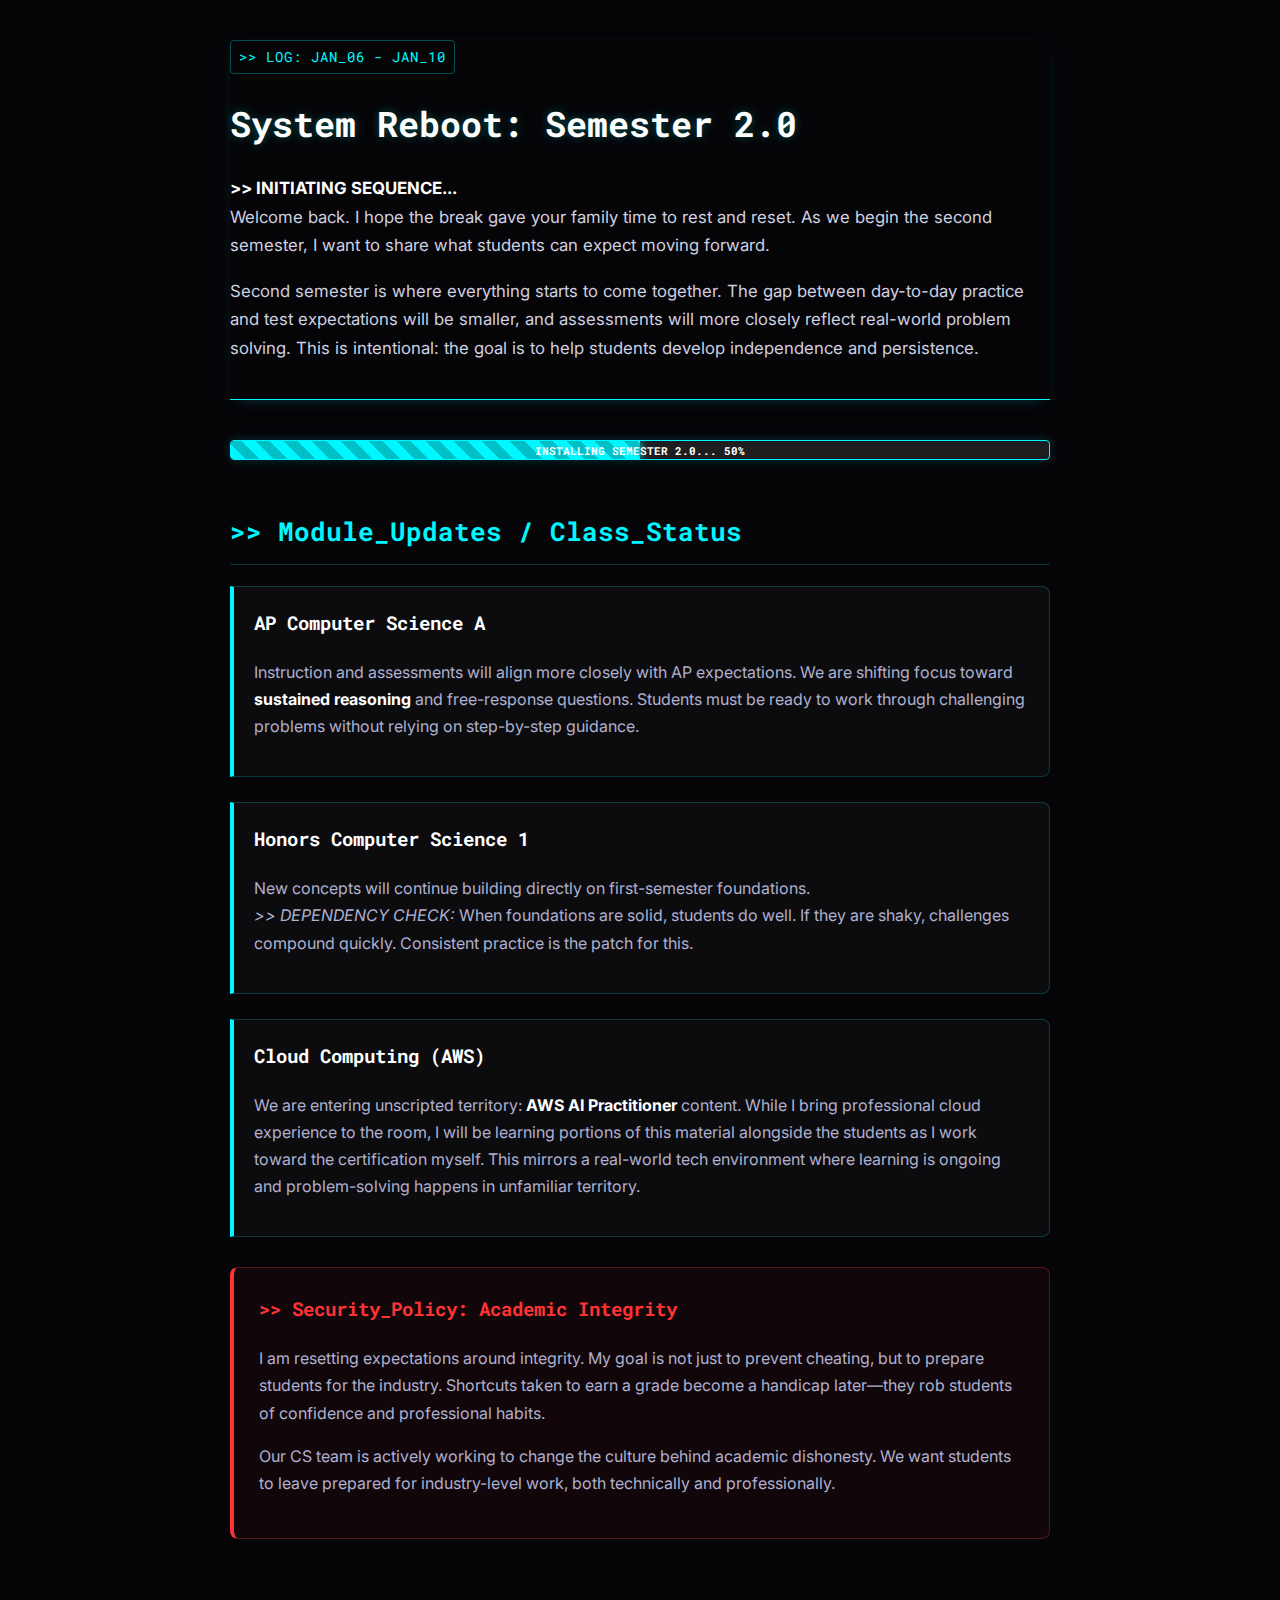
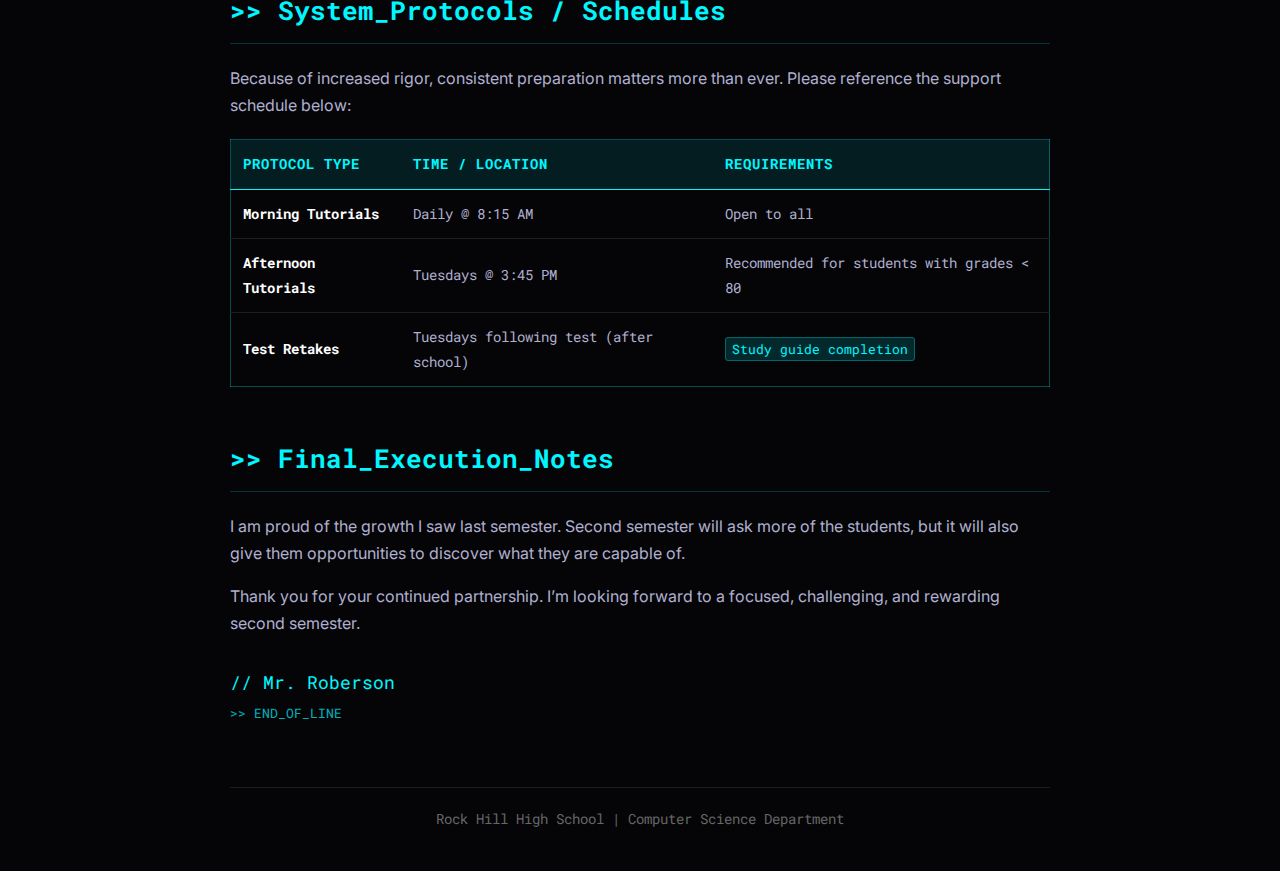
<file: newsletters/12-29_to_1-2.html>
<!DOCTYPE html>
<html lang="en">

<head>
    <meta charset="UTF-8">
    <meta name="viewport" content="width=device-width, initial-scale=1.0">
    <title>Semester 2 Initialization</title>
    <link
        href="https://fonts.googleapis.com/css2?family=Inter:wght@400;700&family=Roboto+Mono:wght@400;700&display=swap"
        rel="stylesheet">
    <link rel="stylesheet" href="../style.css">

    <style>
        /* =========================================
   NEW ADDITIONS: SEMESTER 2.0 PACK
   ========================================= */

        /* 1. The Semester Loading Bar */
        .progress-wrapper {
            margin: 20px 0 40px 0;
            background: rgba(255, 255, 255, 0.1);
            border: 1px solid var(--electric-blue);
            height: 20px;
            border-radius: 4px;
            position: relative;
            overflow: hidden;
            box-shadow: 0 0 10px rgba(0, 247, 255, 0.2);
        }

        .progress-fill {
            background: repeating-linear-gradient(45deg,
                    var(--electric-blue),
                    var(--electric-blue) 10px,
                    #00c0c7 10px,
                    #00c0c7 20px);
            width: 50%;
            /* Adjust this percentage to show progress */
            height: 100%;
            box-shadow: 0 0 10px var(--electric-blue);
            animation: loadBar 2s ease-out forwards;
        }

        .progress-label {
            position: absolute;
            top: 0;
            left: 0;
            width: 100%;
            height: 100%;
            display: flex;
            align-items: center;
            justify-content: center;
            font-family: 'Roboto Mono', monospace;
            font-size: 0.7rem;
            color: var(--text-bright);
            font-weight: bold;
            z-index: 2;
            text-shadow: none;
        }

        @keyframes loadBar {
            from {
                width: 0%;
            }

            to {
                width: 50%;
            }
        }

        /* 2. System Data Tables (For Schedules) */
        .system-table {
            width: 100%;
            border-collapse: collapse;
            margin: 20px 0;
            font-family: 'Roboto Mono', monospace;
            font-size: 0.9rem;
            border: 1px solid rgba(0, 247, 255, 0.3);
        }

        .system-table th {
            background: rgba(0, 247, 255, 0.1);
            color: var(--electric-blue);
            padding: 12px;
            text-align: left;
            border-bottom: 1px solid var(--electric-blue);
            text-transform: uppercase;
            letter-spacing: 1px;
        }

        .system-table td {
            padding: 12px;
            border-bottom: 1px solid rgba(255, 255, 255, 0.1);
            color: var(--text-dim);
        }

        .system-table tr:last-child td {
            border-bottom: none;
        }

        .system-table tr:hover td {
            background: rgba(255, 255, 255, 0.05);
            color: var(--text-bright);
        }

        /* 3. Inline Terminal Command Style */
        .cmd-highlight {
            background-color: rgba(0, 247, 255, 0.15);
            color: var(--electric-blue);
            padding: 2px 6px;
            border-radius: 3px;
            font-family: 'Roboto Mono', monospace;
            font-size: 0.9em;
            border: 1px solid rgba(0, 247, 255, 0.3);
        }
    </style>
</head>

<body>

    <div class="newsletter-container">

        <div class="update-header">
            <div class="date-range">>> LOG: JAN_06 - JAN_10</div>
            <h1>System Reboot: Semester 2.0</h1>

            <p class="intro-text">
                <strong>>> INITIATING SEQUENCE...</strong><br>
                Welcome back. I hope the break gave your family time to rest and reset. As we begin the second semester,
                I want to share what students can expect moving forward.
            </p>
            <p class="intro-text">
                Second semester is where everything starts to come together. The gap between day-to-day practice and
                test expectations will be smaller, and assessments will more closely reflect real-world problem solving.
                This is intentional: the goal is to help students develop independence and persistence.
            </p>
        </div>

        <div class="progress-wrapper">
            <div class="progress-fill"></div>
            <div class="progress-label">INSTALLING SEMESTER 2.0... 50%</div>
        </div>

        <h2>>> Module_Updates / Class_Status</h2>

        <div class="class-section">
            <h3>AP Computer Science A</h3>
            <p>
                Instruction and assessments will align more closely with AP expectations. We are shifting focus toward
                <strong>sustained reasoning</strong> and free-response questions. Students must be ready to work through
                challenging problems without relying on step-by-step guidance.
            </p>
        </div>

        <div class="class-section">
            <h3>Honors Computer Science 1</h3>
            <p>
                New concepts will continue building directly on first-semester foundations.
                <br><em>>> DEPENDENCY CHECK:</em> When foundations are solid, students do well. If they are shaky,
                challenges compound quickly. Consistent practice is the patch for this.
            </p>
        </div>

        <div class="class-section">
            <h3>Cloud Computing (AWS)</h3>
            <p>
                We are entering unscripted territory: <strong>AWS AI Practitioner</strong> content. While I bring
                professional cloud experience to the room, I will be learning portions of this material alongside the
                students as I work toward the certification myself. This mirrors a real-world tech environment where
                learning is ongoing and problem-solving happens in unfamiliar territory.
            </p>
        </div>

        <div class="highlight-box">
            <h3>>> Security_Policy: Academic Integrity</h3>
            <p>
                I am resetting expectations around integrity. My goal is not just to prevent cheating, but to prepare
                students for the industry. Shortcuts taken to earn a grade become a handicap later—they rob students of
                confidence and professional habits.
            </p>
            <p>
                Our CS team is actively working to change the culture behind academic dishonesty. We want students to
                leave prepared for industry-level work, both technically and professionally.
            </p>
        </div>

        <h2>>> System_Protocols / Schedules</h2>
        <p>Because of increased rigor, consistent preparation matters more than ever. Please reference the support
            schedule below:</p>

        <table class="system-table">
            <thead>
                <tr>
                    <th>Protocol Type</th>
                    <th>Time / Location</th>
                    <th>Requirements</th>
                </tr>
            </thead>
            <tbody>
                <tr>
                    <td><strong>Morning Tutorials</strong></td>
                    <td>Daily @ 8:15 AM</td>
                    <td>Open to all</td>
                </tr>
                <tr>
                    <td><strong>Afternoon Tutorials</strong></td>
                    <td>Tuesdays @ 3:45 PM</td>
                    <td>Recommended for students with grades < 80</td>
                </tr>
                <tr>
                    <td><strong>Test Retakes</strong></td>
                    <td>Tuesdays following test (after school)</td>
                    <td><span class="cmd-highlight">Study guide completion</span></td>
                </tr>
            </tbody>
        </table>

        <h2>>> Final_Execution_Notes</h2>
        <p>
            I am proud of the growth I saw last semester. Second semester will ask more of the students, but it will
            also give them opportunities to discover what they are capable of.
        </p>
        <p>
            Thank you for your continued partnership. I’m looking forward to a focused, challenging, and rewarding
            second semester.
        </p>

        <div class="signature">
            // Mr. Roberson<br>
            <span style="font-size: 0.8rem; opacity: 0.7;">>> END_OF_LINE</span>
        </div>

        <div class="newsletter-footer">
            Rock Hill High School | Computer Science Department
        </div>

    </div>
    <script src="../script.js"></script>
</body>

</html>
</file>
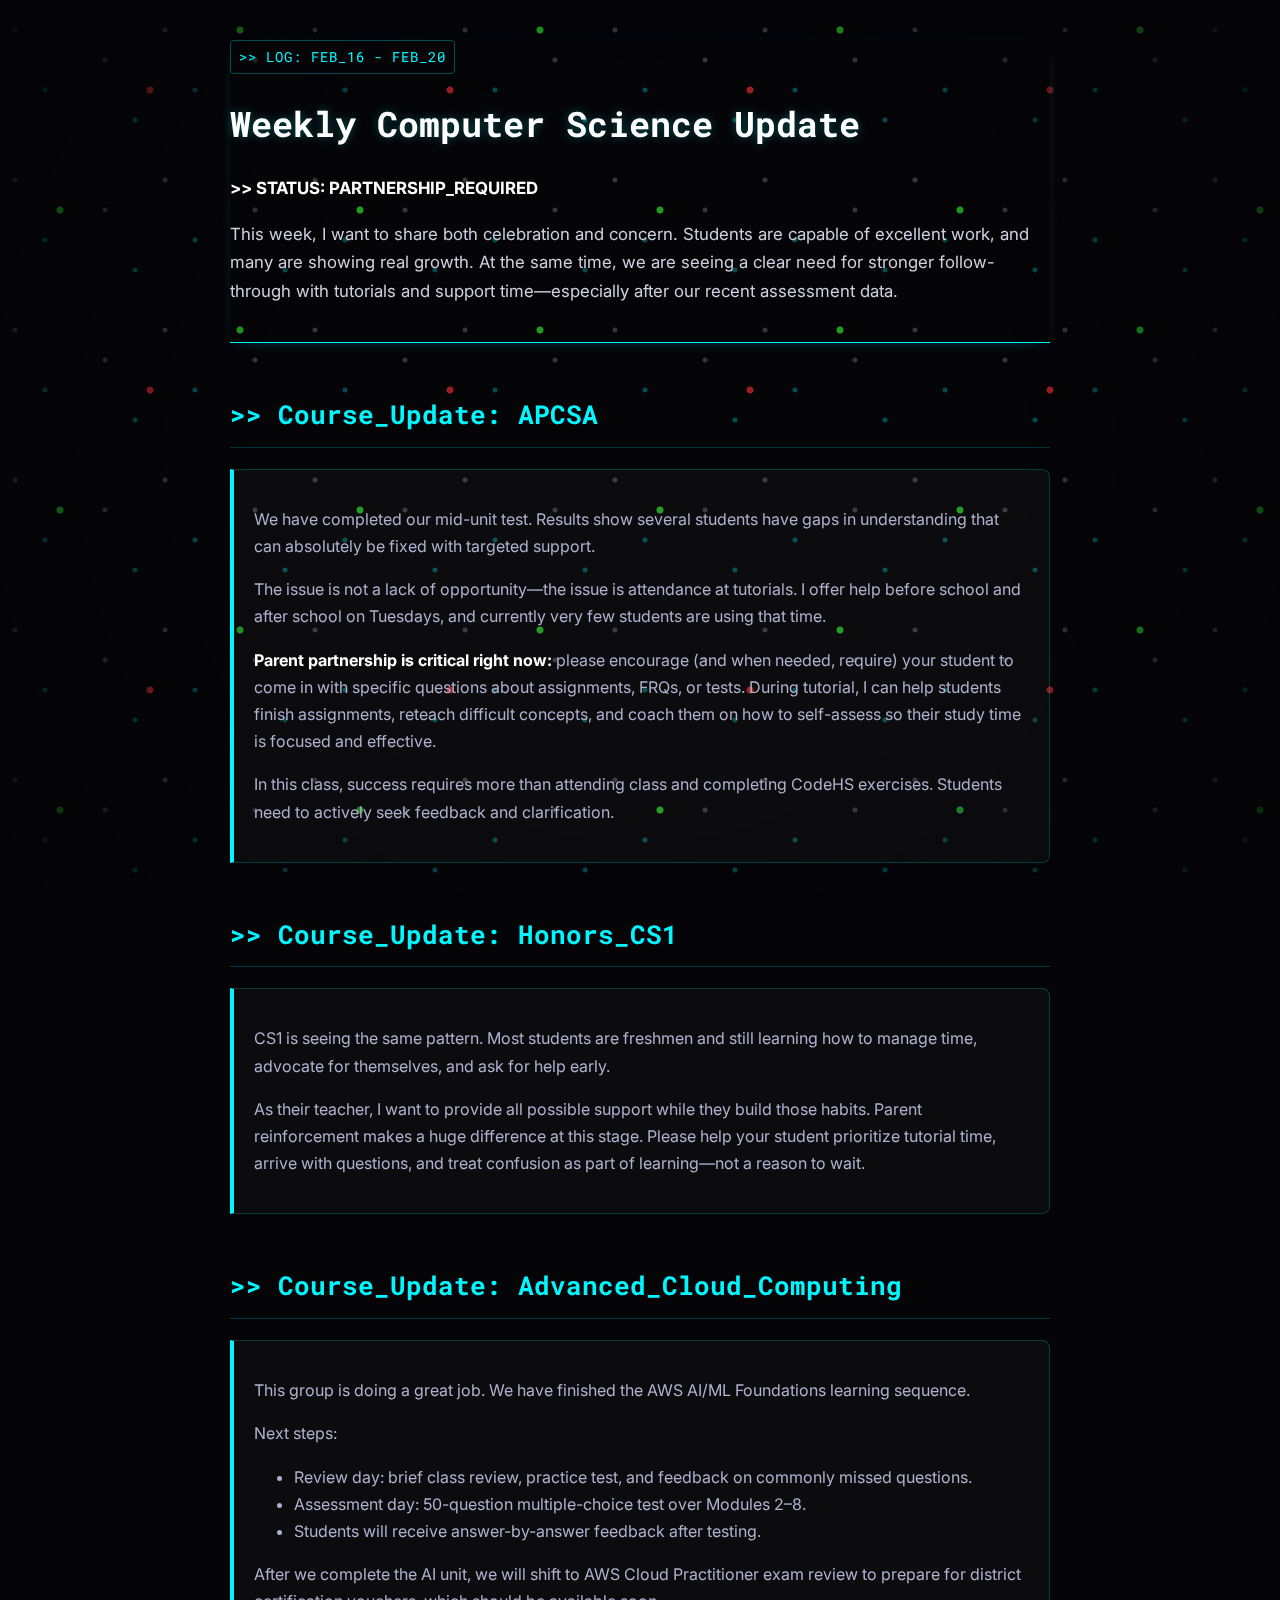
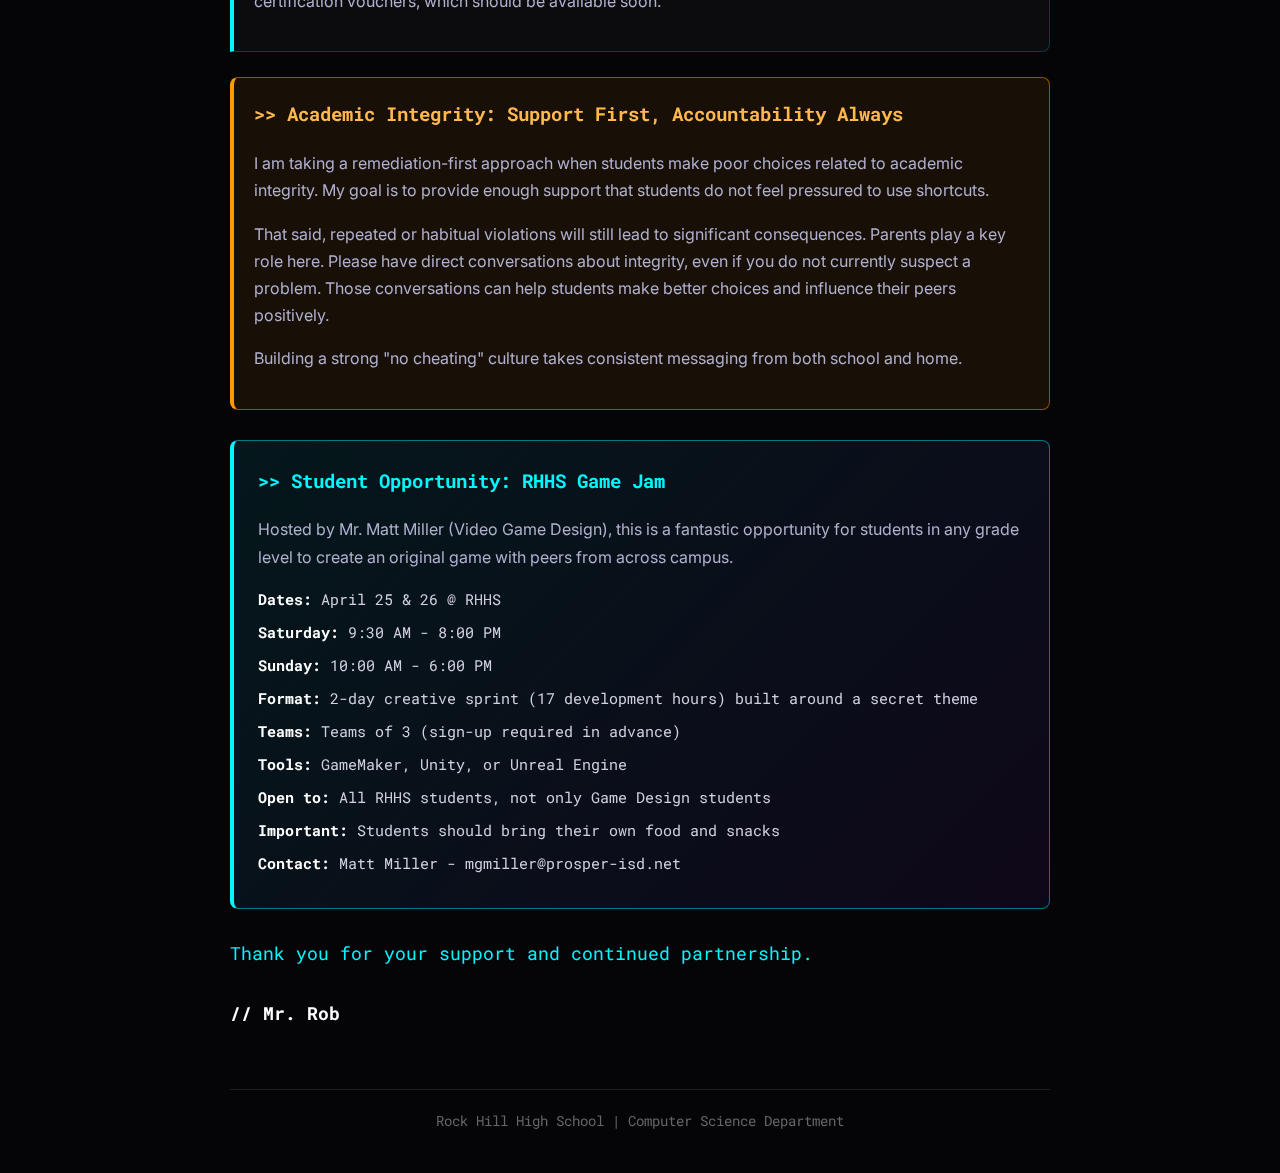
<file: newsletters/2-16_to_2-20.html>
<!DOCTYPE html>
<html lang="en">

<head>
    <meta charset="UTF-8">
    <meta name="viewport" content="width=device-width, initial-scale=1.0">
    <title>Weekly CS Update: Feb 16-20</title>
    <link
        href="https://fonts.googleapis.com/css2?family=Inter:wght@400;700&family=Roboto+Mono:wght@400;700&display=swap"
        rel="stylesheet">
    <link rel="stylesheet" href="../style.css">
    <style>
        .action-box {
            background: rgba(255, 153, 0, 0.08);
            border: 1px solid rgba(255, 153, 0, 0.5);
            border-left: 4px solid #ff9900;
            border-radius: 8px;
            padding: 20px;
            margin: 25px 0;
        }

        .action-box h3 {
            margin-top: 0;
            color: #ffb84d;
        }

        .event-box {
            background: linear-gradient(135deg, rgba(0, 247, 255, 0.08) 0%, rgba(138, 43, 226, 0.08) 100%);
            border: 1px solid rgba(0, 247, 255, 0.45);
            border-left: 4px solid var(--electric-blue);
            border-radius: 8px;
            padding: 24px;
            margin: 30px 0;
        }

        .event-box h3 {
            margin-top: 0;
            color: var(--electric-blue);
        }

        .detail-list {
            list-style: none;
            padding-left: 0;
            margin: 15px 0 0;
            font-family: 'Roboto Mono', monospace;
            font-size: 0.92rem;
            color: #d0d0e0;
        }

        .detail-list li {
            margin-bottom: 8px;
        }
    </style>
</head>

<body>
    <div class="server-bg-layer-1"></div>
    <div class="server-bg-layer-2"></div>
    <div class="vignette"></div>

    <div class="newsletter-container">
        <div class="update-header">
            <div class="date-range">&gt;&gt; LOG: FEB_16 - FEB_20</div>
            <h1>Weekly Computer Science Update</h1>

            <div class="intro-text">
                <p><strong>&gt;&gt; STATUS: PARTNERSHIP_REQUIRED</strong></p>
                <p>
                    This week, I want to share both celebration and concern. Students are capable of excellent work,
                    and many are showing real growth. At the same time, we are seeing a clear need for stronger
                    follow-through with tutorials and support time—especially after our recent assessment data.
                </p>
            </div>
        </div>

        <h2>&gt;&gt; Course_Update: APCSA</h2>
        <div class="class-section">
            <p>
                We have completed our mid-unit test. Results show several students have gaps in understanding that can
                absolutely be fixed with targeted support.
            </p>
            <p>
                The issue is not a lack of opportunity—the issue is attendance at tutorials. I offer help before school
                and after school on Tuesdays, and currently very few students are using that time.
            </p>
            <p>
                <strong>Parent partnership is critical right now:</strong> please encourage (and when needed, require)
                your student to come in with specific questions about assignments, FRQs, or tests. During tutorial, I
                can help students finish assignments, reteach difficult concepts, and coach them on how to self-assess
                so their study time is focused and effective.
            </p>
            <p>
                In this class, success requires more than attending class and completing CodeHS exercises. Students need
                to actively seek feedback and clarification.
            </p>
        </div>

        <h2>&gt;&gt; Course_Update: Honors_CS1</h2>
        <div class="class-section">
            <p>
                CS1 is seeing the same pattern. Most students are freshmen and still learning how to manage time,
                advocate for themselves, and ask for help early.
            </p>
            <p>
                As their teacher, I want to provide all possible support while they build those habits. Parent
                reinforcement makes a huge difference at this stage. Please help your student prioritize tutorial time,
                arrive with questions, and treat confusion as part of learning—not a reason to wait.
            </p>
        </div>

        <h2>&gt;&gt; Course_Update: Advanced_Cloud_Computing</h2>
        <div class="class-section">
            <p>
                This group is doing a great job. We have finished the AWS AI/ML Foundations learning sequence.
            </p>
            <p>
                Next steps:
            </p>
            <ul>
                <li>Review day: brief class review, practice test, and feedback on commonly missed questions.</li>
                <li>Assessment day: 50-question multiple-choice test over Modules 2–8.</li>
                <li>Students will receive answer-by-answer feedback after testing.</li>
            </ul>
            <p>
                After we complete the AI unit, we will shift to AWS Cloud Practitioner exam review to prepare for
                district certification vouchers, which should be available soon.
            </p>
        </div>

        <div class="action-box">
            <h3>&gt;&gt; Academic Integrity: Support First, Accountability Always</h3>
            <p>
                I am taking a remediation-first approach when students make poor choices related to academic integrity.
                My goal is to provide enough support that students do not feel pressured to use shortcuts.
            </p>
            <p>
                That said, repeated or habitual violations will still lead to significant consequences. Parents play a
                key role here. Please have direct conversations about integrity, even if you do not currently suspect a
                problem. Those conversations can help students make better choices and influence their peers positively.
            </p>
            <p>
                Building a strong "no cheating" culture takes consistent messaging from both school and home.
            </p>
        </div>

        <div class="event-box">
            <h3>&gt;&gt; Student Opportunity: RHHS Game Jam</h3>
            <p>
                Hosted by Mr. Matt Miller (Video Game Design), this is a fantastic opportunity for students in any
                grade level to create an original game with peers from across campus.
            </p>
            <ul class="detail-list">
                <li><strong>Dates:</strong> April 25 &amp; 26 @ RHHS</li>
                <li><strong>Saturday:</strong> 9:30 AM - 8:00 PM</li>
                <li><strong>Sunday:</strong> 10:00 AM - 6:00 PM</li>
                <li><strong>Format:</strong> 2-day creative sprint (17 development hours) built around a secret theme</li>
                <li><strong>Teams:</strong> Teams of 3 (sign-up required in advance)</li>
                <li><strong>Tools:</strong> GameMaker, Unity, or Unreal Engine</li>
                <li><strong>Open to:</strong> All RHHS students, not only Game Design students</li>
                <li><strong>Important:</strong> Students should bring their own food and snacks</li>
                <li><strong>Contact:</strong> Matt Miller - mgmiller@prosper-isd.net</li>
            </ul>
        </div>

        <div class="signature">
            Thank you for your support and continued partnership.<br><br>
            <strong>// Mr. Rob</strong>
        </div>

        <div class="newsletter-footer">
            Rock Hill High School | Computer Science Department
        </div>
    </div>
</body>

</html>
</file>
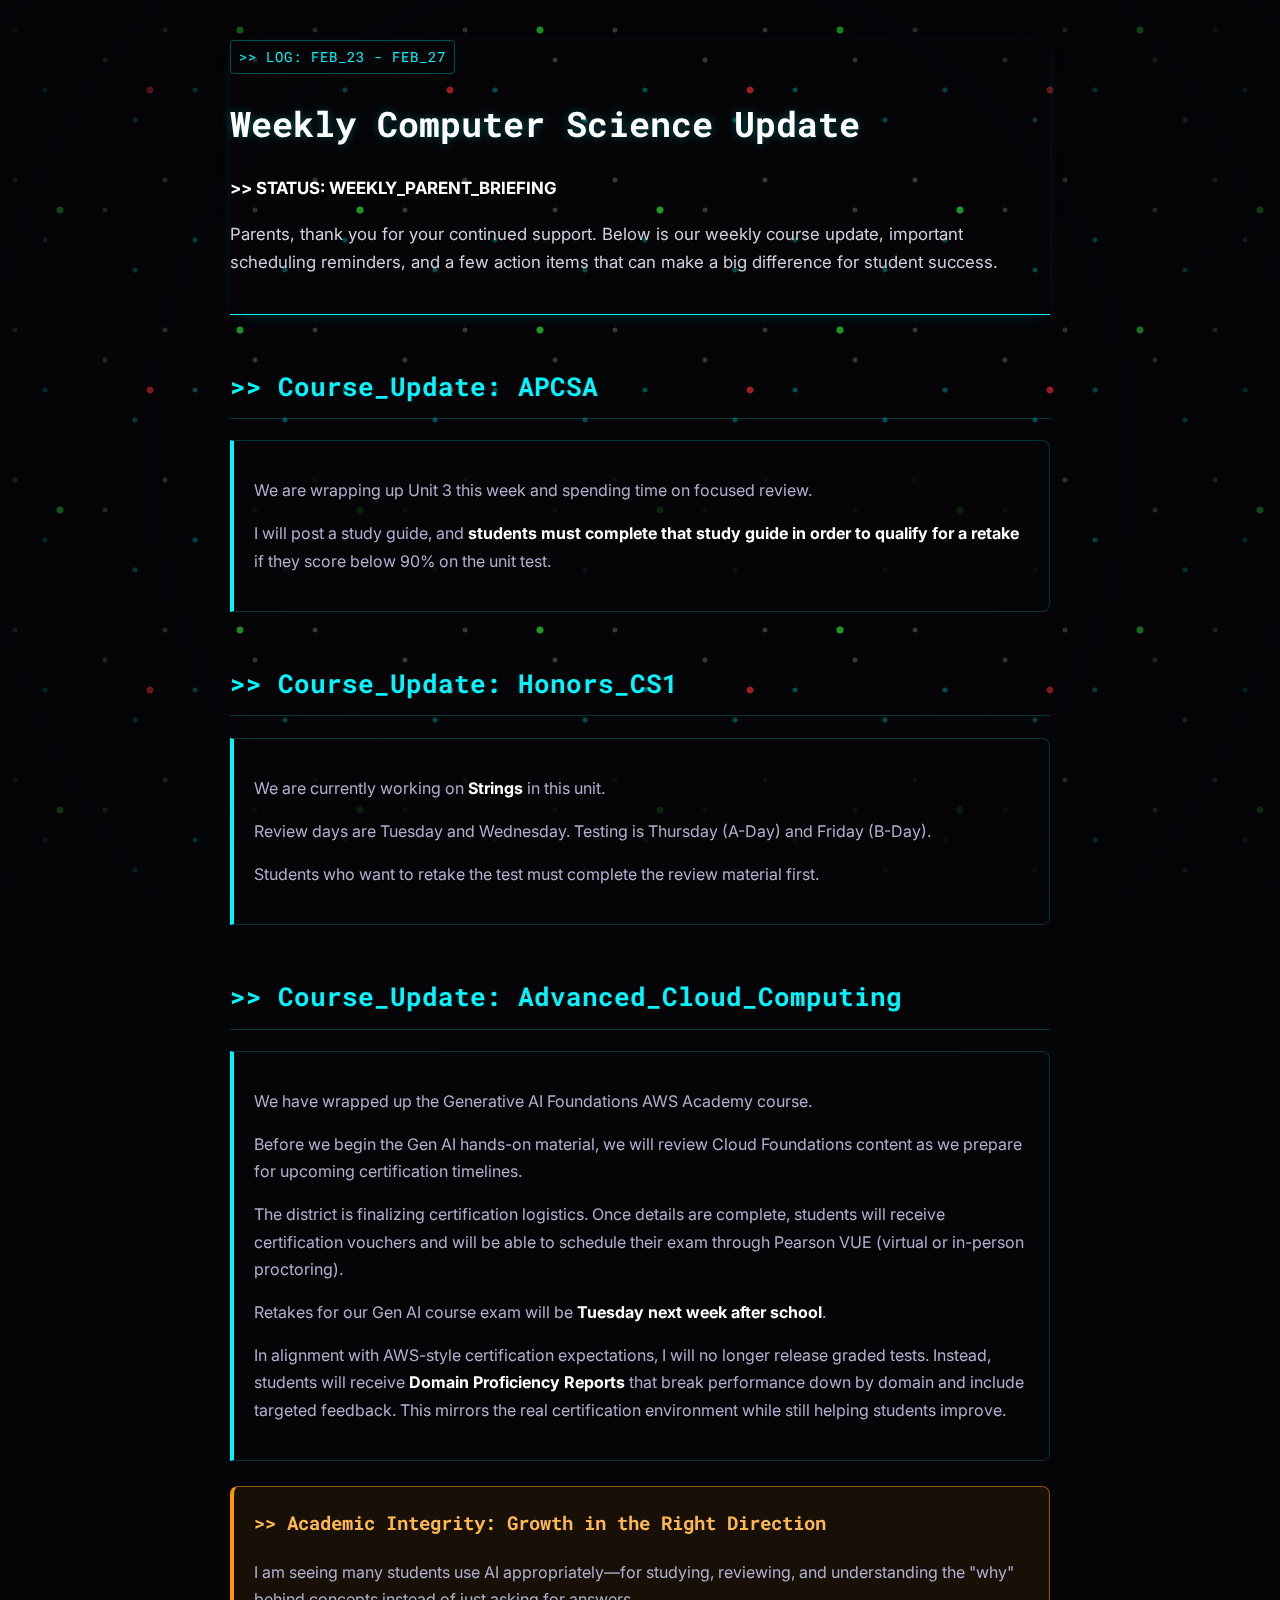
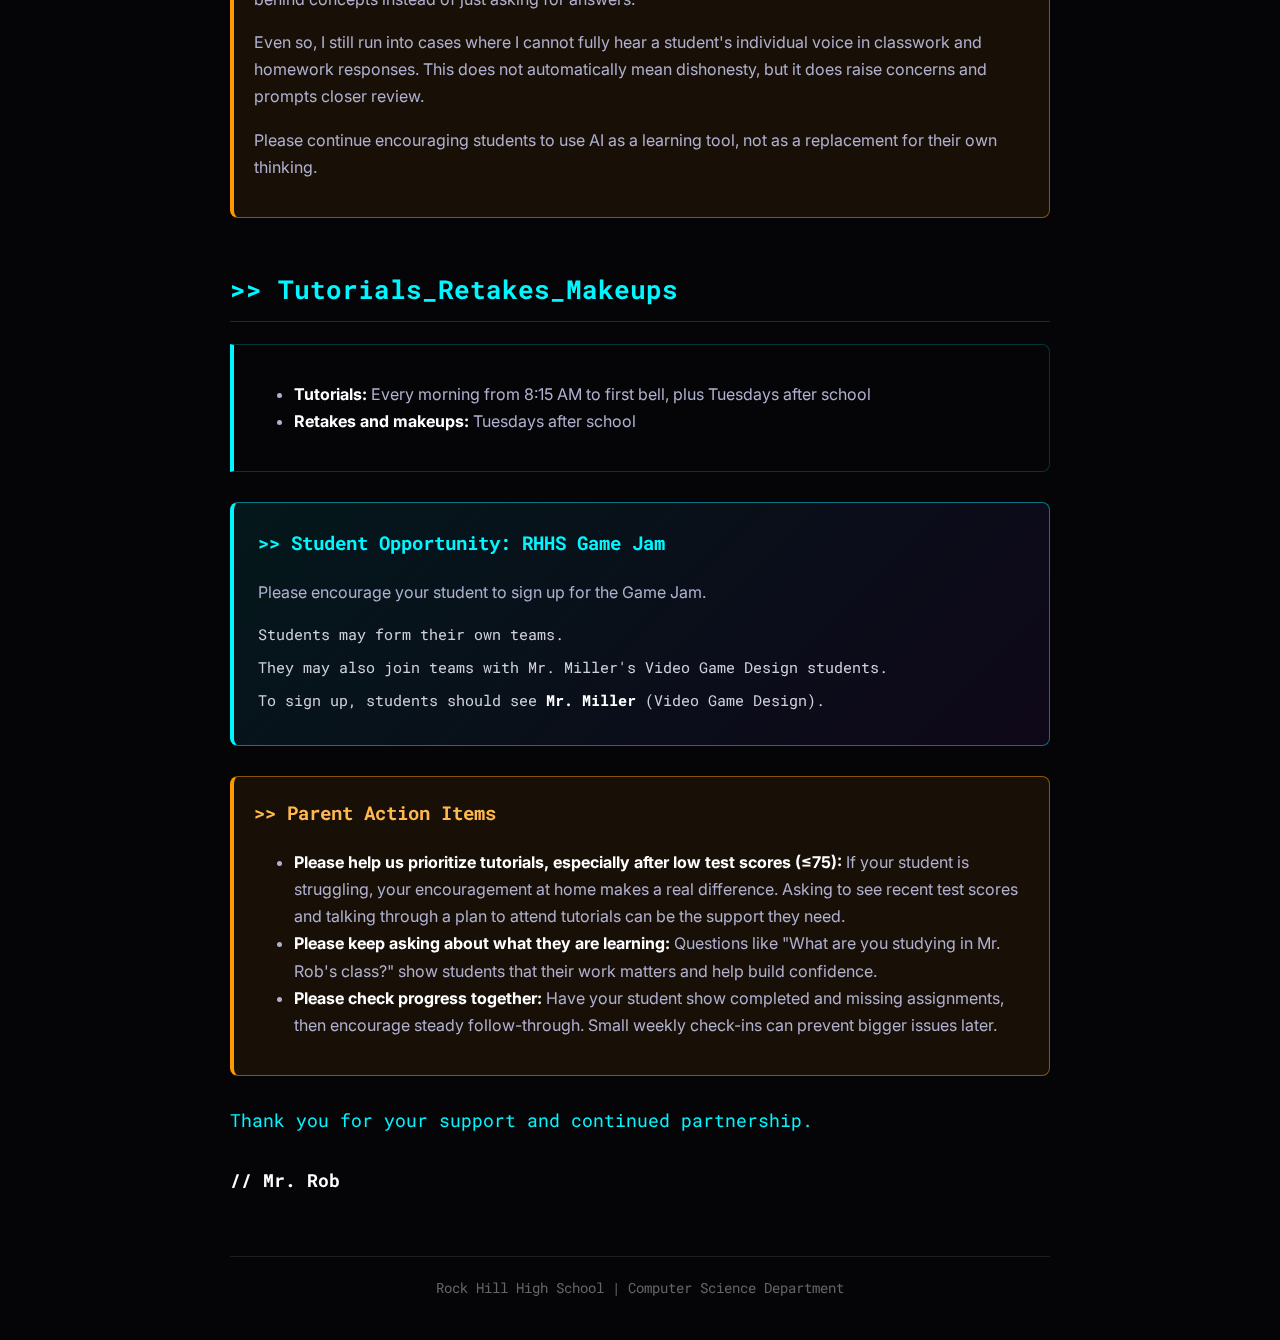
<file: newsletters/2-23_to_2-27.html>
<!DOCTYPE html>
<html lang="en">

<head>
    <meta charset="UTF-8">
    <meta name="viewport" content="width=device-width, initial-scale=1.0">
    <title>Weekly CS Update: Feb 23-27</title>
    <link
        href="https://fonts.googleapis.com/css2?family=Inter:wght@400;700&family=Roboto+Mono:wght@400;700&display=swap"
        rel="stylesheet">
    <link rel="stylesheet" href="../style.css">
    <style>
        .action-box {
            background: rgba(255, 153, 0, 0.08);
            border: 1px solid rgba(255, 153, 0, 0.5);
            border-left: 4px solid #ff9900;
            border-radius: 8px;
            padding: 20px;
            margin: 25px 0;
        }

        .action-box h3 {
            margin-top: 0;
            color: #ffb84d;
        }

        .event-box {
            background: linear-gradient(135deg, rgba(0, 247, 255, 0.08) 0%, rgba(138, 43, 226, 0.08) 100%);
            border: 1px solid rgba(0, 247, 255, 0.45);
            border-left: 4px solid var(--electric-blue);
            border-radius: 8px;
            padding: 24px;
            margin: 30px 0;
        }

        .event-box h3 {
            margin-top: 0;
            color: var(--electric-blue);
        }

        .detail-list {
            list-style: none;
            padding-left: 0;
            margin: 15px 0 0;
            font-family: 'Roboto Mono', monospace;
            font-size: 0.92rem;
            color: #d0d0e0;
        }

        .detail-list li {
            margin-bottom: 8px;
        }

        section,
        .class-section {
            background: rgba(5, 5, 8, 0.8);
        }
    </style>
</head>

<body>
    <div class="server-bg-layer-1"></div>
    <div class="server-bg-layer-2"></div>
    <div class="vignette"></div>

    <div class="newsletter-container">
        <div class="update-header">
            <div class="date-range">&gt;&gt; LOG: FEB_23 - FEB_27</div>
            <h1>Weekly Computer Science Update</h1>

            <div class="intro-text">
                <p><strong>&gt;&gt; STATUS: WEEKLY_PARENT_BRIEFING</strong></p>
                <p>
                    Parents, thank you for your continued support. Below is our weekly course update, important
                    scheduling reminders, and a few action items that can make a big difference for student success.
                </p>
            </div>
        </div>

        <h2>&gt;&gt; Course_Update: APCSA</h2>
        <div class="class-section">
            <p>
                We are wrapping up Unit 3 this week and spending time on focused review.
            </p>
            <p>
                I will post a study guide, and <strong>students must complete that study guide in order to qualify for
                    a retake</strong> if they score below 90% on the unit test.
            </p>
        </div>

        <h2>&gt;&gt; Course_Update: Honors_CS1</h2>
        <div class="class-section">
            <p>
                We are currently working on <strong>Strings</strong> in this unit.
            </p>
            <p>
                Review days are Tuesday and Wednesday. Testing is Thursday (A-Day) and Friday (B-Day).
            </p>
            <p>
                Students who want to retake the test must complete the review material first.
            </p>
        </div>

        <h2>&gt;&gt; Course_Update: Advanced_Cloud_Computing</h2>
        <div class="class-section">
            <p>
                We have wrapped up the Generative AI Foundations AWS Academy course.
            </p>
            <p>
                Before we begin the Gen AI hands-on material, we will review Cloud Foundations content as we prepare
                for upcoming certification timelines.
            </p>
            <p>
                The district is finalizing certification logistics. Once details are complete, students will receive
                certification vouchers and will be able to schedule their exam through Pearson VUE (virtual or
                in-person proctoring).
            </p>
            <p>
                Retakes for our Gen AI course exam will be <strong>Tuesday next week after school</strong>.
            </p>
            <p>
                In alignment with AWS-style certification expectations, I will no longer release graded tests.
                Instead, students will receive <strong>Domain Proficiency Reports</strong> that break performance down
                by domain and include targeted feedback. This mirrors the real certification environment while still
                helping students improve.
            </p>
        </div>

        <div class="action-box">
            <h3>&gt;&gt; Academic Integrity: Growth in the Right Direction</h3>
            <p>
                I am seeing many students use AI appropriately—for studying, reviewing, and understanding the
                "why" behind concepts instead of just asking for answers.
            </p>
            <p>
                Even so, I still run into cases where I cannot fully hear a student's individual voice in classwork and
                homework responses. This does not automatically mean dishonesty, but it does raise concerns and prompts
                closer review.
            </p>
            <p>
                Please continue encouraging students to use AI as a learning tool, not as a replacement for their own
                thinking.
            </p>
        </div>

        <h2>&gt;&gt; Tutorials_Retakes_Makeups</h2>
        <div class="class-section">
            <ul>
                <li><strong>Tutorials:</strong> Every morning from 8:15 AM to first bell, plus Tuesdays after school</li>
                <li><strong>Retakes and makeups:</strong> Tuesdays after school</li>
            </ul>
        </div>

        <div class="event-box">
            <h3>&gt;&gt; Student Opportunity: RHHS Game Jam</h3>
            <p>
                Please encourage your student to sign up for the Game Jam.
            </p>
            <ul class="detail-list">
                <li>Students may form their own teams.</li>
                <li>They may also join teams with Mr. Miller's Video Game Design students.</li>
                <li>To sign up, students should see <strong>Mr. Miller</strong> (Video Game Design).</li>
            </ul>
        </div>

        <div class="action-box">
            <h3>&gt;&gt; Parent Action Items</h3>
            <ul>
                <li>
                    <strong>Please help us prioritize tutorials, especially after low test scores (≤75):</strong>
                    If your student is struggling, your encouragement at home makes a real difference. Asking to see
                    recent test scores and talking through a plan to attend tutorials can be the support they need.
                </li>
                <li>
                    <strong>Please keep asking about what they are learning:</strong> Questions like "What are you
                    studying in Mr. Rob's class?" show students that their work matters and help build confidence.
                </li>
                <li>
                    <strong>Please check progress together:</strong> Have your student show completed and missing
                    assignments, then encourage steady follow-through. Small weekly check-ins can prevent bigger
                    issues later.
                </li>
            </ul>
        </div>

        <div class="signature">
            Thank you for your support and continued partnership.<br><br>
            <strong>// Mr. Rob</strong>
        </div>

        <div class="newsletter-footer">
            Rock Hill High School | Computer Science Department
        </div>
    </div>
</body>

</html>
</file>
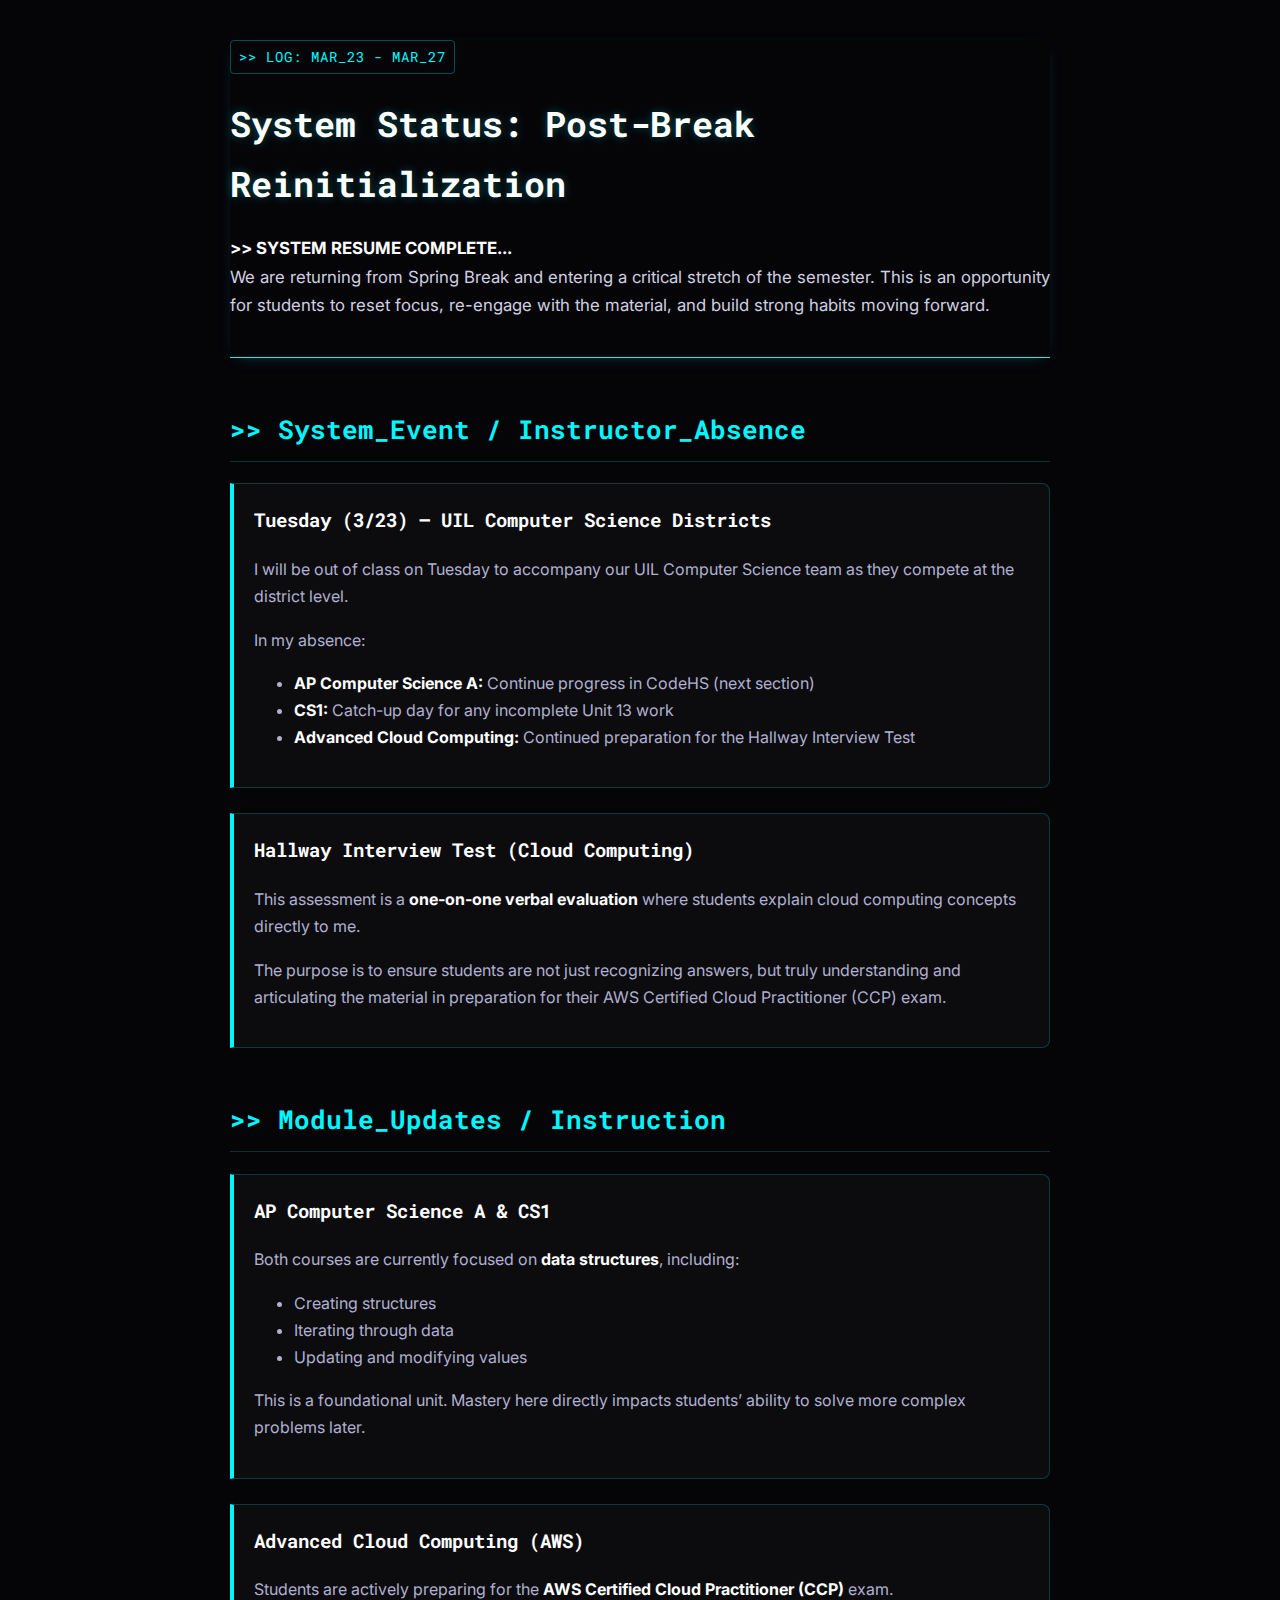
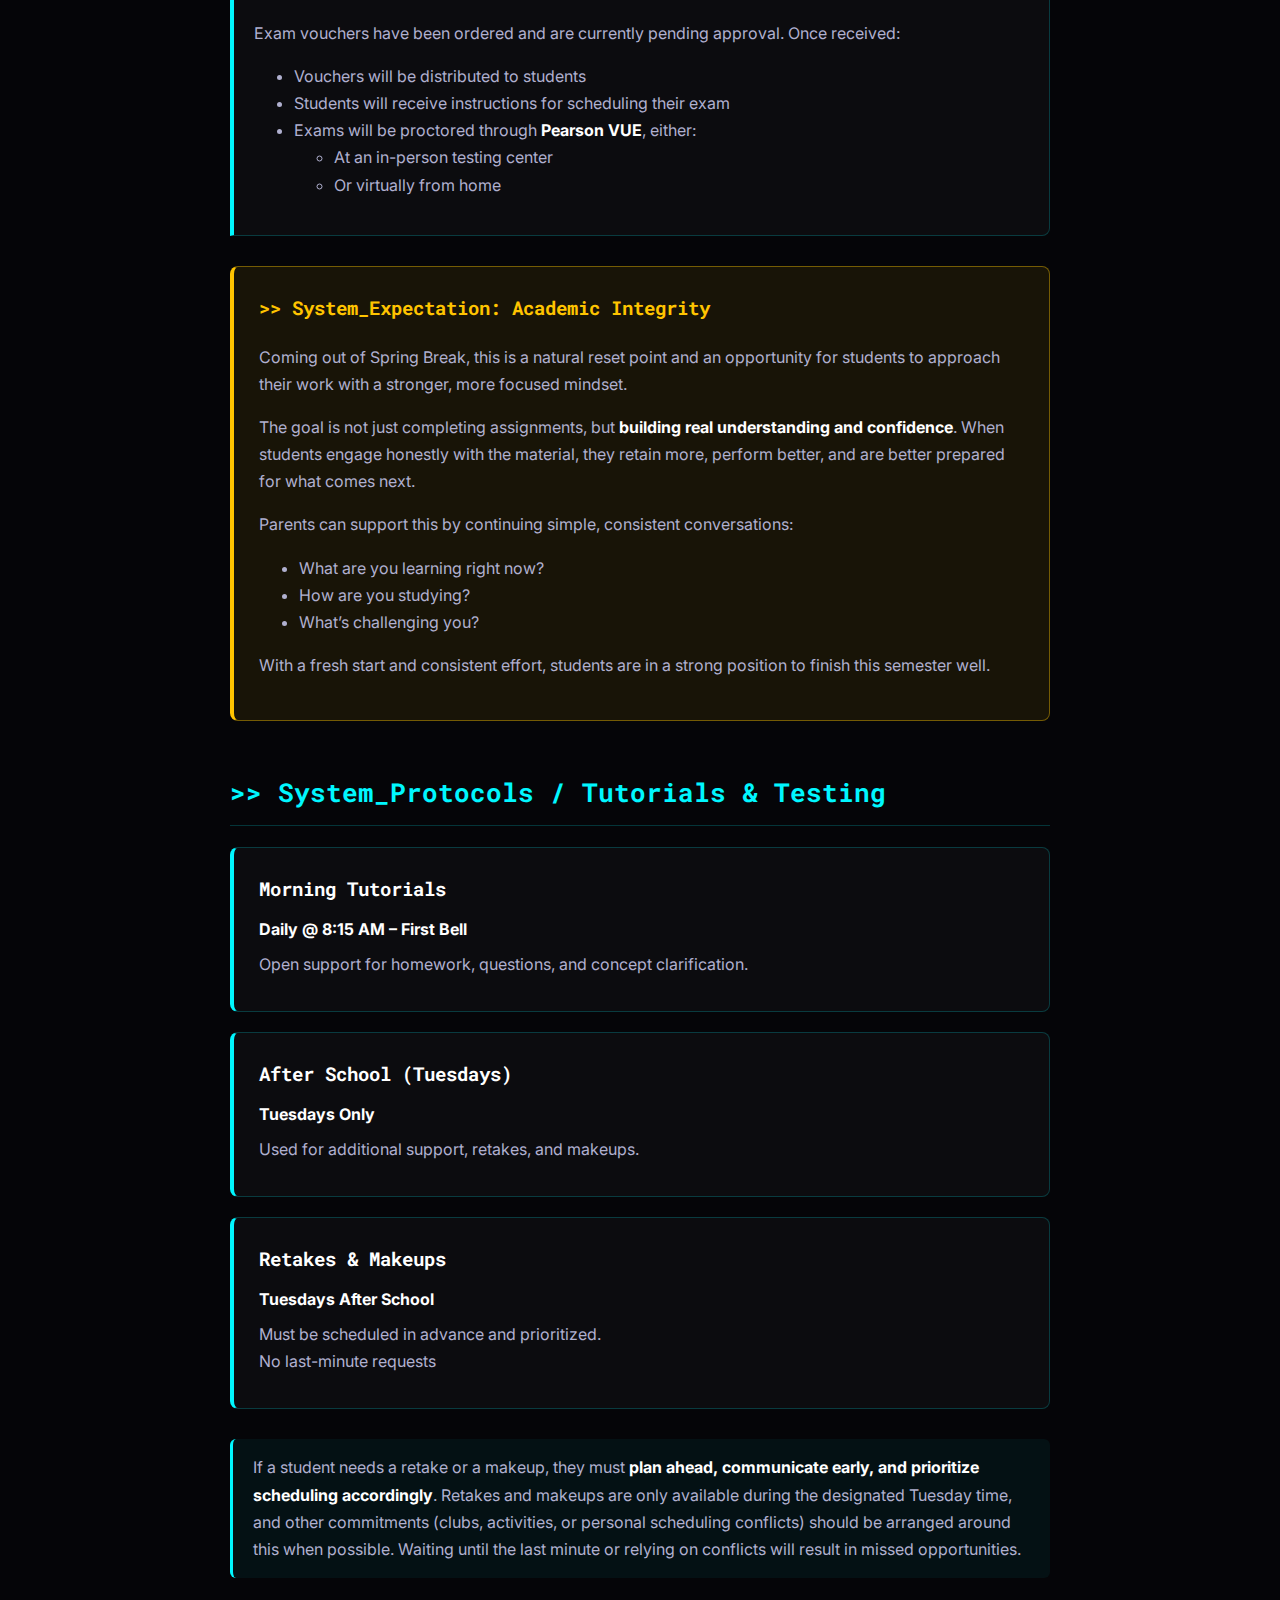
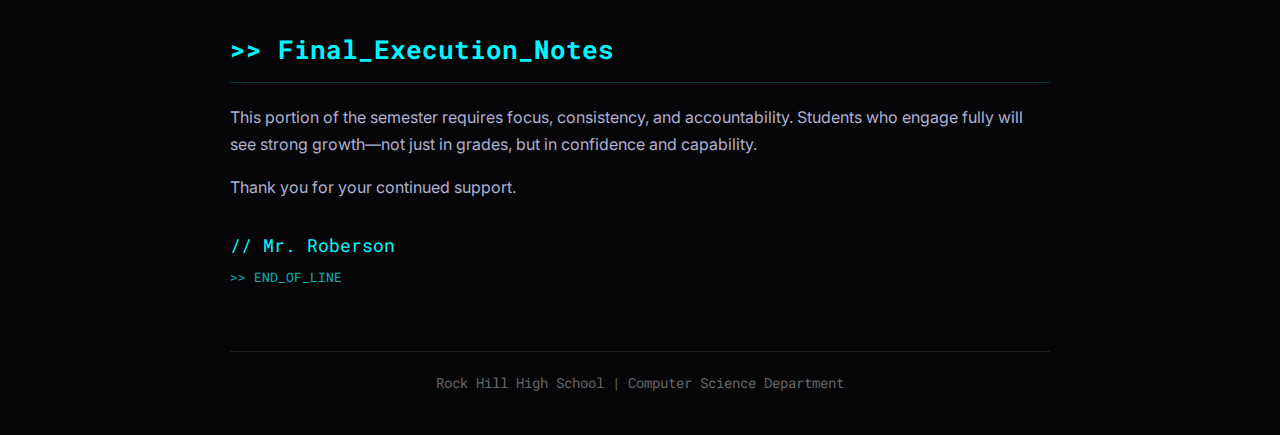
<file: newsletters/3-23_to_3-27.html>
<!DOCTYPE html>
<html lang="en">

<head>
    <meta charset="UTF-8">
    <meta name="viewport" content="width=device-width, initial-scale=1.0">
    <title>Weekly System Update</title>

    <link
        href="https://fonts.googleapis.com/css2?family=Inter:wght@400;700&family=Roboto+Mono:wght@400;700&display=swap"
        rel="stylesheet">
    <link rel="stylesheet" href="../style.css">
</head>

<body>

    <div class="newsletter-container">

        <div class="update-header">
            <div class="date-range">>> LOG: MAR_23 - MAR_27</div>
            <h1>System Status: Post-Break Reinitialization</h1>

            <p class="intro-text">
                <strong>>> SYSTEM RESUME COMPLETE...</strong><br>
                We are returning from Spring Break and entering a critical stretch of the semester. This is an
                opportunity
                for students to reset focus, re-engage with the material, and build strong habits moving forward.
            </p>
        </div>

        <h2>>> System_Event / Instructor_Absence</h2>

        <div class="class-section">
            <h3>Tuesday (3/23) – UIL Computer Science Districts</h3>
            <p>
                I will be out of class on Tuesday to accompany our UIL Computer Science team as they compete at the
                district level.
            </p>
            <p>
                In my absence:
            </p>
            <ul>
                <li><strong>AP Computer Science A:</strong> Continue progress in CodeHS (next section)</li>
                <li><strong>CS1:</strong> Catch-up day for any incomplete Unit 13 work</li>
                <li><strong>Advanced Cloud Computing:</strong> Continued preparation for the Hallway Interview Test</li>
            </ul>
        </div>

        <div class="class-section">
            <h3>Hallway Interview Test (Cloud Computing)</h3>
            <p>
                This assessment is a <strong>one-on-one verbal evaluation</strong> where students explain cloud
                computing concepts directly to me.
            </p>
            <p>
                The purpose is to ensure students are not just recognizing answers, but truly understanding and
                articulating the material
                in preparation for their AWS Certified Cloud Practitioner (CCP) exam.
            </p>
        </div>

        <h2>>> Module_Updates / Instruction</h2>

        <div class="class-section">
            <h3>AP Computer Science A & CS1</h3>
            <p>
                Both courses are currently focused on <strong>data structures</strong>, including:
            </p>
            <ul>
                <li>Creating structures</li>
                <li>Iterating through data</li>
                <li>Updating and modifying values</li>
            </ul>
            <p>
                This is a foundational unit. Mastery here directly impacts students’ ability to solve more complex
                problems later.
            </p>
        </div>

        <div class="class-section">
            <h3>Advanced Cloud Computing (AWS)</h3>
            <p>
                Students are actively preparing for the <strong>AWS Certified Cloud Practitioner (CCP)</strong> exam.
            </p>
            <p>
                Exam vouchers have been ordered and are currently pending approval. Once received:
            </p>
            <ul>
                <li>Vouchers will be distributed to students</li>
                <li>Students will receive instructions for scheduling their exam</li>
                <li>Exams will be proctored through <strong>Pearson VUE</strong>, either:
                    <ul>
                        <li>At an in-person testing center</li>
                        <li>Or virtually from home</li>
                    </ul>
                </li>
            </ul>
        </div>

        <div class="highlight-box integrity-positive">
            <h3>>> System_Expectation: Academic Integrity</h3>
            <p>
                Coming out of Spring Break, this is a natural reset point and an opportunity for students to approach their work with a stronger, more focused mindset.
            </p>
            <p>
                The goal is not just completing assignments, but <strong>building real understanding and confidence</strong>.
                When students engage honestly with the material, they retain more, perform better, and are better prepared for what comes next.
            </p>
            <p>
                Parents can support this by continuing simple, consistent conversations:
            </p>
            <ul>
                <li>What are you learning right now?</li>
                <li>How are you studying?</li>
                <li>What’s challenging you?</li>
            </ul>
            <p>
                With a fresh start and consistent effort, students are in a strong position to finish this semester well.
            </p>
        </div>

        <h2>>> System_Protocols / Tutorials & Testing</h2>

        <div class="protocol-card">
            <h3>Morning Tutorials</h3>
            <p><strong>Daily @ 8:15 AM – First Bell</strong></p>
            <p>Open support for homework, questions, and concept clarification.</p>
        </div>

        <div class="protocol-card">
            <h3>After School (Tuesdays)</h3>
            <p><strong>Tuesdays Only</strong></p>
            <p>Used for additional support, retakes, and makeups.</p>
        </div>

        <div class="protocol-card">
            <h3>Retakes & Makeups</h3>
            <p><strong>Tuesdays After School</strong></p>
            <p>
                Must be scheduled in advance and prioritized.<br>
                <span class="cmd-highlight">No last-minute requests</span>
            </p>
        </div>

        <p class="protocol-note">
            If a student needs a retake or a makeup, they must <strong>plan ahead, communicate early, and prioritize
                scheduling accordingly</strong>.
            Retakes and makeups are only available during the designated Tuesday time, and other commitments (clubs,
            activities, or personal scheduling conflicts) should be arranged around this when possible.
            Waiting until the last minute or relying on conflicts will result in missed opportunities.
        </p>

        <h2>>> Final_Execution_Notes</h2>

        <p>
            This portion of the semester requires focus, consistency, and accountability. Students who engage fully will
            see
            strong growth—not just in grades, but in confidence and capability.
        </p>

        <p>
            Thank you for your continued support.
        </p>

        <div class="signature">
            // Mr. Roberson<br>
            <span style="font-size: 0.8rem; opacity: 0.7;">>> END_OF_LINE</span>
        </div>

        <div class="newsletter-footer">
            Rock Hill High School | Computer Science Department
        </div>

    </div>

    <script src="../script.js"></script>
</body>

</html>
</file>
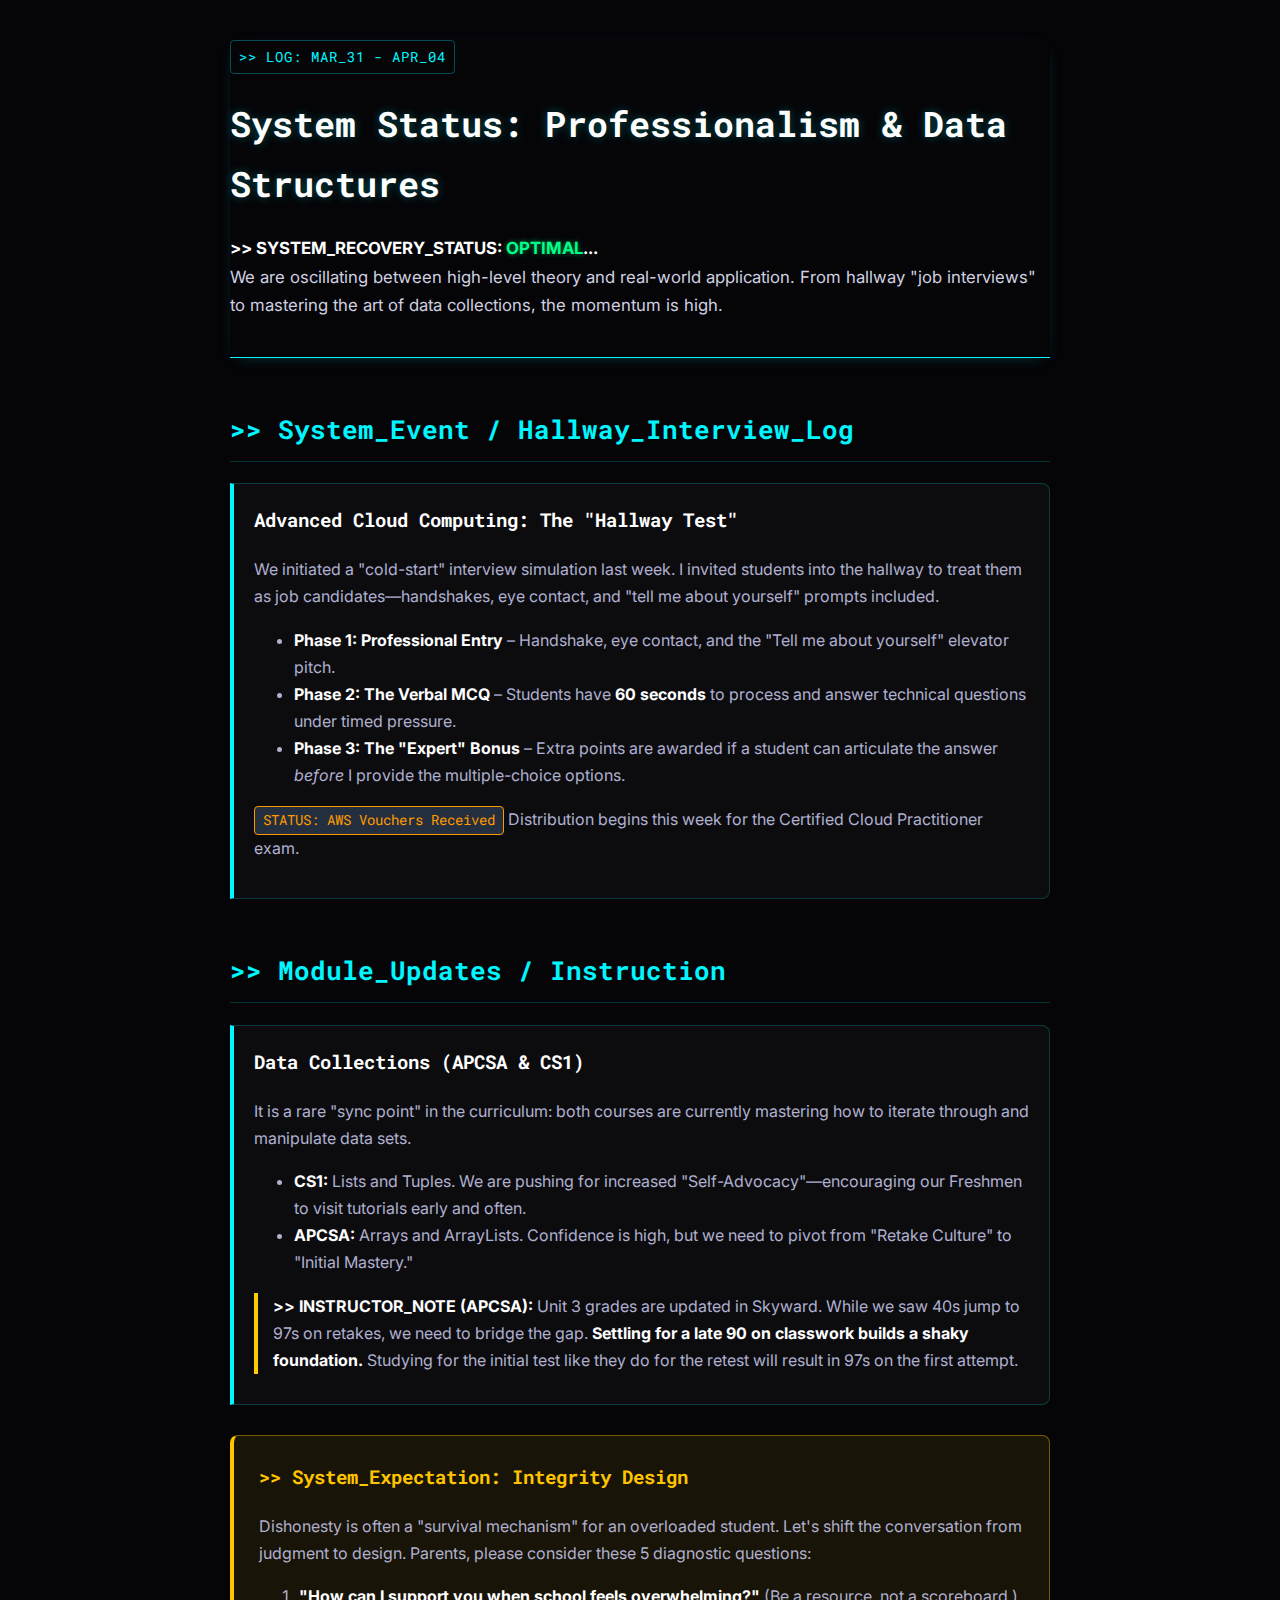
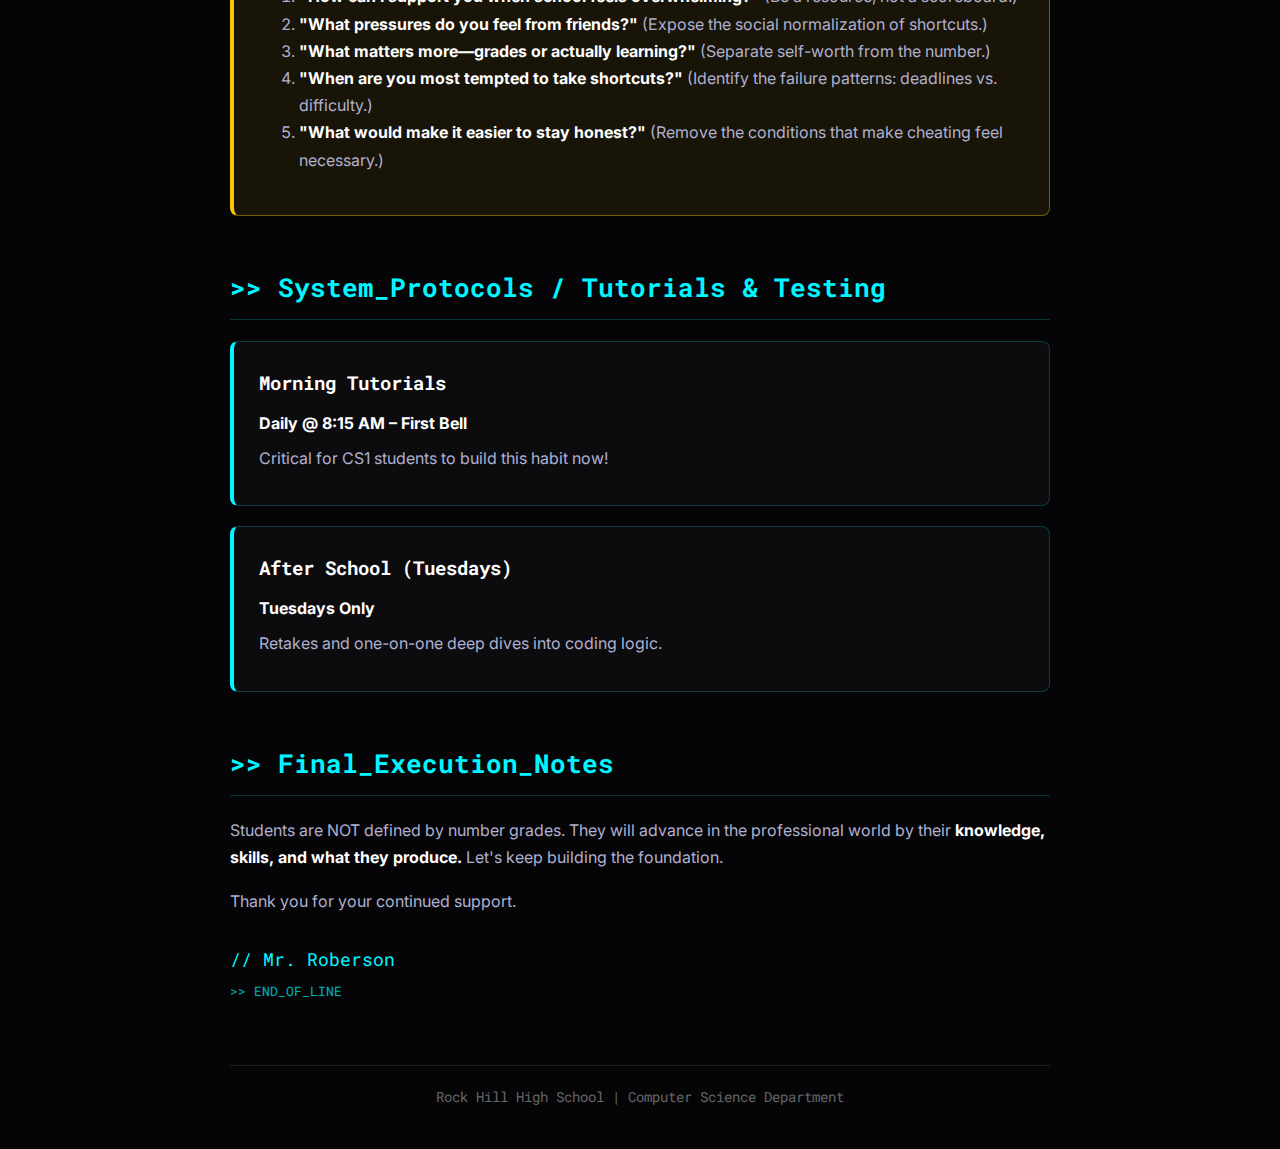
<file: newsletters/3-30_to_4-3.html>
<!DOCTYPE html>
<html lang="en">
<head>
    <meta charset="UTF-8">
    <meta name="viewport" content="width=device-width, initial-scale=1.0">
    <title>System Update: Professionalism & Collections</title>
    <link href="https://fonts.googleapis.com/css2?family=Inter:wght@400;700&family=Roboto+Mono:wght@400;700&display=swap" rel="stylesheet">
    <link rel="stylesheet" href="../style.css">
    <style>
        .status-positive { color: #00ff88; text-shadow: 0 0 5px rgba(0,255,136,0.5); }
        .alert-pulse { border-left: 4px solid #ffcc00; padding-left: 15px; margin: 10px 0; }
        .voucher-badge { 
            display: inline-block; 
            background: #232f3e; 
            color: #ff9900; 
            padding: 2px 8px; 
            border-radius: 4px; 
            font-family: 'Roboto Mono', monospace;
            font-size: 0.85rem;
            border: 1px solid #ff9900;
        }
    </style>
</head>
<body>
    <div class="newsletter-container">

        <div class="update-header">
            <div class="date-range">>> LOG: MAR_31 - APR_04</div>
            <h1>System Status: Professionalism & Data Structures</h1>
            <p class="intro-text">
                <strong>>> SYSTEM_RECOVERY_STATUS: <span class="status-positive">OPTIMAL</span>...</strong><br>
                We are oscillating between high-level theory and real-world application. From hallway "job interviews" to mastering the art of data collections, the momentum is high.
            </p>
        </div>

        <h2>>> System_Event / Hallway_Interview_Log</h2>
        <div class="class-section">
            <h3>Advanced Cloud Computing: The "Hallway Test"</h3>
            <p>
                We initiated a "cold-start" interview simulation last week. I invited students into the hallway to treat them as job candidates—handshakes, eye contact, and "tell me about yourself" prompts included.
            </p>
            <ul>
                <li><strong>Phase 1: Professional Entry</strong> – Handshake, eye contact, and the "Tell me about yourself" elevator pitch.</li>
        <li><strong>Phase 2: The Verbal MCQ</strong> – Students have <strong>60 seconds</strong> to process and answer technical questions under timed pressure.</li>
        <li><strong>Phase 3: The "Expert" Bonus</strong> – Extra points are awarded if a student can articulate the answer <em>before</em> I provide the multiple-choice options.</li>
            </ul>
            <p>
                <span class="voucher-badge">STATUS: AWS Vouchers Received</span> Distribution begins this week for the Certified Cloud Practitioner exam.
            </p>
        </div>

        <h2>>> Module_Updates / Instruction</h2>
        <div class="class-section">
            <h3>Data Collections (APCSA & CS1)</h3>
            <p>
                It is a rare "sync point" in the curriculum: both courses are currently mastering how to iterate through and manipulate data sets.
            </p>
            <ul>
                <li><strong>CS1:</strong> Lists and Tuples. We are pushing for increased "Self-Advocacy"—encouraging our Freshmen to visit tutorials early and often.</li>
                <li><strong>APCSA:</strong> Arrays and ArrayLists. Confidence is high, but we need to pivot from "Retake Culture" to "Initial Mastery."</li>
            </ul>
            <div class="alert-pulse">
                <strong>>> INSTRUCTOR_NOTE (APCSA):</strong> Unit 3 grades are updated in Skyward. While we saw 40s jump to 97s on retakes, we need to bridge the gap. <strong>Settling for a late 90 on classwork builds a shaky foundation.</strong> Studying for the initial test like they do for the retest will result in 97s on the first attempt.
            </div>
        </div>

        <div class="highlight-box integrity-positive">
            <h3>>> System_Expectation: Integrity Design</h3>
            <p>
                Dishonesty is often a "survival mechanism" for an overloaded student. Let's shift the conversation from judgment to design. Parents, please consider these 5 diagnostic questions:
            </p>
            <ol>
                <li><strong>"How can I support you when school feels overwhelming?"</strong> (Be a resource, not a scoreboard.)</li>
                <li><strong>"What pressures do you feel from friends?"</strong> (Expose the social normalization of shortcuts.)</li>
                <li><strong>"What matters more—grades or actually learning?"</strong> (Separate self-worth from the number.)</li>
                <li><strong>"When are you most tempted to take shortcuts?"</strong> (Identify the failure patterns: deadlines vs. difficulty.)</li>
                <li><strong>"What would make it easier to stay honest?"</strong> (Remove the conditions that make cheating feel necessary.)</li>
            </ol>
        </div>

        <h2>>> System_Protocols / Tutorials & Testing</h2>
        <div class="protocol-card">
            <h3>Morning Tutorials</h3>
            <p><strong>Daily @ 8:15 AM – First Bell</strong></p>
            <p>Critical for CS1 students to build this habit now!</p>
        </div>

        <div class="protocol-card">
            <h3>After School (Tuesdays)</h3>
            <p><strong>Tuesdays Only</strong></p>
            <p>Retakes and one-on-one deep dives into coding logic.</p>
        </div>

        <h2>>> Final_Execution_Notes</h2>
        <p>
            Students are NOT defined by number grades. They will advance in the professional world by their <strong>knowledge, skills, and what they produce.</strong> Let's keep building the foundation.
        </p>
        <p>Thank you for your continued support.</p>

        <div class="signature">
            // Mr. Roberson<br>
            <span style="font-size: 0.8rem; opacity: 0.7;">>> END_OF_LINE</span>
        </div>

        <div class="newsletter-footer">
            Rock Hill High School | Computer Science Department
        </div>
    </div>
    <script src="../script.js"></script>
</body>
</html>
</file>
<file: style.css>
*, *::before, *::after {
    box-sizing: border-box;
}

/* =========================================
   1. VARIABLES & CONFIGURATION
   ========================================= */
   :root {
    --bg-dark: #050508;             /* Deep black-blue */
    --bg-panel: rgba(10, 10, 16, 0.85); /* Semi-transparent panel bg */
    --text-bright: #ffffff;
    --text-dim: #b0b0cf;
    --electric-blue: #00f7ff;       /* The main neon color */
    
    /* Glow Effects */
    --text-glow: 0 0 5px var(--electric-blue), 0 0 15px rgba(0, 247, 255, 0.5);
    --box-glow: 0 0 10px rgba(0, 247, 255, 0.3), inset 0 0 10px rgba(0, 247, 255, 0.1);
    --strong-box-glow: 0 0 15px rgba(0, 247, 255, 0.6), inset 0 0 15px rgba(0, 247, 255, 0.2);
}

/* =========================================
   2. GLOBAL RESET & TYPOGRAPHY
   ========================================= */
body {
    margin: 0;
    font-family: 'Inter', sans-serif;
    background-color: var(--bg-dark);
    color: var(--text-dim);
    line-height: 1.7;
    min-height: 100vh;
    overflow-x: hidden;
    position: relative;
}

h1, h2, h3, .btn-icon, .terminal-label, .code-title { 
    font-family: 'Roboto Mono', monospace; 
}

a { text-decoration: none; }
strong { color: var(--text-bright); }

/* Scrollbar styling for Webkit (Chrome/Safari) */
::-webkit-scrollbar { width: 10px; }
::-webkit-scrollbar-track { background: var(--bg-dark); }
::-webkit-scrollbar-thumb { background: #333; border-radius: 5px; }
::-webkit-scrollbar-thumb:hover { background: var(--electric-blue); }

/* =========================================
   3. BACKGROUND ANIMATIONS (Server Room)
   ========================================= */
/* Layer 0: Sits above the body color, but behind content */
.server-bg-layer-1, .server-bg-layer-2 {
    position: fixed;
    top: 0; left: 0; width: 100%; height: 100%;
    pointer-events: none;
    z-index: 0; 
}

/* Layer 1: Steady blue/white grid lights */
.server-bg-layer-1 {
    background-image: 
        radial-gradient(circle at 10% 20%, rgba(255,255,255,0.2) 2px, transparent 3px),
        radial-gradient(circle at 30% 60%, rgba(0,247,255,0.3) 2px, transparent 3px),
        radial-gradient(circle at 70% 40%, rgba(255,255,255,0.2) 2px, transparent 3px),
        radial-gradient(circle at 90% 80%, rgba(0,247,255,0.3) 2px, transparent 3px);
    background-size: 150px 150px;
    animation: serverPulse 6s ease-in-out infinite alternate;
}

/* Layer 2: Blinking red/green status lights */
.server-bg-layer-2 {
    background-image: 
        radial-gradient(circle at 50% 30%, rgba(255, 50, 50, 0.6) 3px, transparent 4px), /* Red */
        radial-gradient(circle at 20% 70%, rgba(50, 255, 50, 0.6) 3px, transparent 4px), /* Green */
        radial-gradient(circle at 80% 10%, rgba(50, 255, 50, 0.6) 3px, transparent 4px); /* Green */
    background-size: 300px 300px;
    animation: serverPulse 2s ease-in-out infinite alternate-reverse;
}

@keyframes serverPulse {
    0% { opacity: 0.4; transform: scale(1); }
    100% { opacity: 0.9; transform: scale(1.1); }
}

/* Vignette: Darkens corners */
.vignette {
    position: fixed;
    top: 0; left: 0; width: 100%; height: 100%;
    pointer-events: none;
    z-index: 1;
    background: radial-gradient(circle at center, transparent 50%, rgba(5, 5, 8, 0.9) 100%);
}

/* =========================================
   4. UI COMPONENTS (Buttons, Cursors, Separators)
   ========================================= */
/* Neon Button */
.neon-button {
    display: flex;
    align-items: center;
    justify-content: center;
    color: var(--electric-blue);
    border: 2px solid var(--electric-blue);
    padding: 12px 24px;
    border-radius: 4px;
    font-weight: bold;
    font-family: 'Roboto Mono', monospace;
    transition: all 0.3s ease;
    box-shadow: var(--box-glow);
    background: rgba(0, 247, 255, 0.05);
}

.neon-button:hover {
    background-color: var(--electric-blue);
    color: var(--bg-dark);
    box-shadow: var(--strong-box-glow);
}
.btn-icon { margin-right: 10px; }

/* Blinking Cursor */
.blinking-cursor {
    animation: blink 1s step-end infinite;
}
@keyframes blink { 50% { opacity: 0; } }

/* Glowing HR Separator */
.glowing-separator {
    border: none;
    height: 1px;
    background: linear-gradient(90deg, transparent, var(--electric-blue), transparent);
    margin: 40px 0;
    opacity: 0.5;
}

/* =========================================
   5. HOMEPAGE LAYOUT & STYLES
   ========================================= */
.main-terminal-container {
    position: relative;
    z-index: 2; /* Sits on top of lights and vignette */
    max-width: 1000px;
    margin: 40px auto;
    padding: 30px;
    background-color: var(--bg-panel);
    border: 1px solid rgba(0, 247, 255, 0.2);
    box-shadow: var(--box-glow);
    border-radius: 12px;
    backdrop-filter: blur(5px);
}

/* Home Header */
.terminal-header {
    display: flex;
    justify-content: space-between;
    align-items: center;
    flex-wrap: wrap;
    gap: 20px;
    margin-bottom: 30px;
}

.header-left-group {
    display: flex;
    align-items: center;
    gap: 25px; 
}

.home-logo {
    height: 85px;
    width: auto;
    max-width: 200px; 
    object-fit: contain;
    filter: drop-shadow(0 0 8px rgba(0, 247, 255, 0.4)); 
}

.code-title {
    margin: 0;
    color: var(--electric-blue);
    font-size: 2.5rem;
    letter-spacing: -1px;
    text-shadow: var(--text-glow);
}

.tagline {
    margin: 5px 0 0 0;
    font-style: italic;
    color: var(--text-bright);
    opacity: 0.8;
}

/* Home Content Sections */
.section-title {
    color: var(--electric-blue);
    margin-bottom: 20px;
    text-shadow: 0 0 8px rgba(0, 247, 255, 0.5);
}

.bio-text {
    font-size: 1.1rem;
    color: var(--text-bright);
    max-width: 800px;
}

/* Classes Grid */
.classes-grid {
    display: grid;
    grid-template-columns: repeat(auto-fit, minmax(280px, 1fr));
    gap: 25px;
    margin-top: 30px;
}

.class-module {
    background: rgba(0,0,0,0.5);
    border: 1px solid rgba(0, 247, 255, 0.3);
    padding: 20px;
    border-radius: 8px;
    transition: transform 0.3s ease, box-shadow 0.3s ease;
}

.class-module:hover {
    transform: translateY(-5px);
    box-shadow: var(--strong-box-glow);
    border-color: var(--electric-blue);
}

.class-module h3 {
    color: var(--text-bright);
    margin-top: 0;
    border-bottom: 1px solid rgba(0, 247, 255, 0.2);
    padding-bottom: 10px;
}

/* =========================================
   6. DASHBOARD / NEWSLETTER PAGE STYLES
   ========================================= */
/* Dashboard Body Override */
.dashboard-body {
    height: 100vh;
    display: flex;
    flex-direction: column;
    overflow: hidden; 
}

.dashboard-container {
    flex-grow: 1;
    display: flex;
    flex-direction: column;
    z-index: 2;
    position: relative;
    height: 100%;
}

/* Dashboard Header */
.dashboard-header {
    background-color: var(--bg-panel);
    border-bottom: 1px solid var(--electric-blue);
    padding: 15px 30px;
    box-shadow: var(--box-glow);
    flex-shrink: 0; 
}

.header-top-row {
    display: flex;
    justify-content: space-between;
    align-items: center;
    flex-wrap: wrap;
    gap: 20px;
    margin-bottom: 15px;
}

.brand-section {
    display: flex;
    align-items: center;
    gap: 15px;
}

.dash-logo {
    height: 50px;
    width: auto;
    max-width: 100px; 
    object-fit: contain;
    filter: drop-shadow(0 0 5px rgba(0, 247, 255, 0.4));
}

.teacher-meta {
    font-family: 'Roboto Mono', monospace;
    font-size: 0.9rem;
    color: var(--text-dim);
}

/* Course Badges */
.course-list-display {
    display: flex;
    gap: 10px;
    flex-wrap: wrap;
}

.course-badge {
    background: rgba(0, 247, 255, 0.1);
    border: 1px solid rgba(0, 247, 255, 0.3);
    color: var(--electric-blue);
    padding: 5px 12px;
    border-radius: 4px;
    font-size: 0.85rem;
    font-family: 'Roboto Mono', monospace;
    box-shadow: 0 0 5px rgba(0, 247, 255, 0.1);
}

/* Dashboard Controls (Dropdown) */
.control-bar {
    display: flex;
    align-items: center;
    gap: 15px;
    padding-top: 10px;
    border-top: 1px solid rgba(255, 255, 255, 0.1);
}

.terminal-label {
    color: var(--text-bright);
    font-size: 0.9rem;
}

.terminal-select {
    background-color: #000;
    color: var(--electric-blue);
    border: 1px solid var(--electric-blue);
    padding: 5px 10px;
    font-family: 'Roboto Mono', monospace;
    border-radius: 4px;
    outline: none;
    cursor: pointer;
}

.terminal-select:focus {
    box-shadow: var(--box-glow);
}

.back-link {
    margin-left: auto; 
    color: var(--text-dim);
    font-size: 0.8rem;
    font-family: 'Roboto Mono', monospace;
    opacity: 0.7;
}
.back-link:hover { opacity: 1; color: var(--electric-blue); }

/* Iframe Wrapper */
.iframe-wrapper {
    flex-grow: 1;
    background-color: white; 
    position: relative;
    width: 100%;
}

#newsletter-frame {
    width: 100%;
    height: 100%;
    border: none;
    display: block;
}

/* =========================================
   7. RESPONSIVE / MEDIA QUERIES
   ========================================= */
@media (max-width: 768px) {
    /* Homepage Tweaks */
    .terminal-header {
        flex-direction: column;
        text-align: center;
    }
    
    .header-left-group {
        flex-direction: column;
        margin-bottom: 20px;
    }

    .neon-button {
        width: 100%;
    }

    .main-terminal-container {
        margin: 20px 10px;
        padding: 20px;
    }

    /* Dashboard Tweaks */
    .header-top-row {
        flex-direction: column;
        align-items: flex-start;
    }
    
    .course-list-display {
        width: 100%;
    }
    
    .control-bar {
        flex-wrap: wrap;
    }
    
    /* Newsletter Tweaks */
    .newsletter-container {
        padding: 20px;
    }
}

/* =========================================
   8. UPDATE / NEWSLETTER CONTENT STYLES
   ========================================= */
/* Container that mimics the original body layout */
.newsletter-container {
    max-width: 900px;
    margin: 0 auto;
    padding: 40px;
    position: relative;
    z-index: 2; /* Ensures it sits above background effects */
}

/* Headers within Newsletters */
.newsletter-container h1 {
    font-family: 'Roboto Mono', monospace;
    margin: 10px 0 20px 0;
    color: var(--text-bright);
    font-size: 2.2rem;
    text-shadow: 0 0 10px rgba(0, 247, 255, 0.3);
}

.newsletter-container h2 {
    font-family: 'Roboto Mono', monospace;
    margin-top: 50px;
    color: var(--electric-blue);
    font-size: 1.6rem;
    border-bottom: 1px solid rgba(0, 247, 255, 0.2);
    padding-bottom: 10px;
}

.newsletter-container h3 {
    margin-top: 0;
    color: var(--text-bright);
    font-size: 1.2rem;
    font-family: 'Roboto Mono', monospace;
}

/* Intro Text */
.intro-text {
    font-size: 1.05rem;
    color: #d0d0e0;
}

/* The Header Box */
.update-header {
    border-bottom: 1px solid var(--electric-blue);
    padding-bottom: 20px;
    margin-bottom: 40px;
    box-shadow: 0 4px 15px -10px rgba(0, 247, 255, 0.5);
}

.date-range {
    font-family: 'Roboto Mono', monospace;
    font-size: 0.9rem;
    color: var(--electric-blue);
    text-transform: uppercase;
    letter-spacing: 1px;
    margin-bottom: 10px;
    display: inline-block;
    border: 1px solid rgba(0, 247, 255, 0.3);
    padding: 4px 8px;
    border-radius: 4px;
}

/* Class Sections - Dark Panels */
.class-section {
    background: rgba(255, 255, 255, 0.03);
    border: 1px solid rgba(0, 247, 255, 0.2);
    border-left: 4px solid var(--electric-blue);
    padding: 20px;
    margin-bottom: 25px;
    border-radius: 0 8px 8px 0;
}

/* Highlight Boxes (Integrity/Alerts) */
.highlight-box {
    background-color: rgba(255, 50, 50, 0.05);
    padding: 25px;
    border-radius: 8px;
    border: 1px solid rgba(255, 50, 50, 0.3);
    border-left: 4px solid #ff3333;
    margin: 30px 0;
}

.highlight-box h3 {
    color: #ff3333;
}

/* Footer & Signature */
.signature {
    margin-top: 30px;
    font-family: 'Roboto Mono', monospace;
    color: var(--electric-blue);
    font-size: 1.1rem;
}

.newsletter-footer {
    margin-top: 60px;
    border-top: 1px solid rgba(255, 255, 255, 0.1);
    padding-top: 20px;
    text-align: center;
    font-size: 0.85rem;
    color: #666;
    font-family: 'Roboto Mono', monospace;
}

/* Protocol Cards (replaces crowded table) */
.protocol-card {
    background: rgba(255, 255, 255, 0.03);
    border: 1px solid rgba(0, 247, 255, 0.2);
    border-left: 4px solid var(--electric-blue);
    padding: 25px;
    margin: 20px 0;
    border-radius: 8px;
}

.protocol-card h3 {
    margin-bottom: 10px;
}

.protocol-card p {
    margin: 8px 0;
}

/* Extra spacing for clarity */
.protocol-note {
    margin-top: 30px;
    padding: 15px 20px;
    background: rgba(0, 247, 255, 0.05);
    border-left: 3px solid var(--electric-blue);
    border-radius: 6px;
}

/* Positive Integrity Highlight (Yellow/Orange) */
.integrity-positive {
    background-color: rgba(255, 200, 0, 0.08);
    border: 1px solid rgba(255, 200, 0, 0.4);
    border-left: 4px solid #ffc400;
}

.integrity-positive h3 {
    color: #ffc400;
}
</file>
